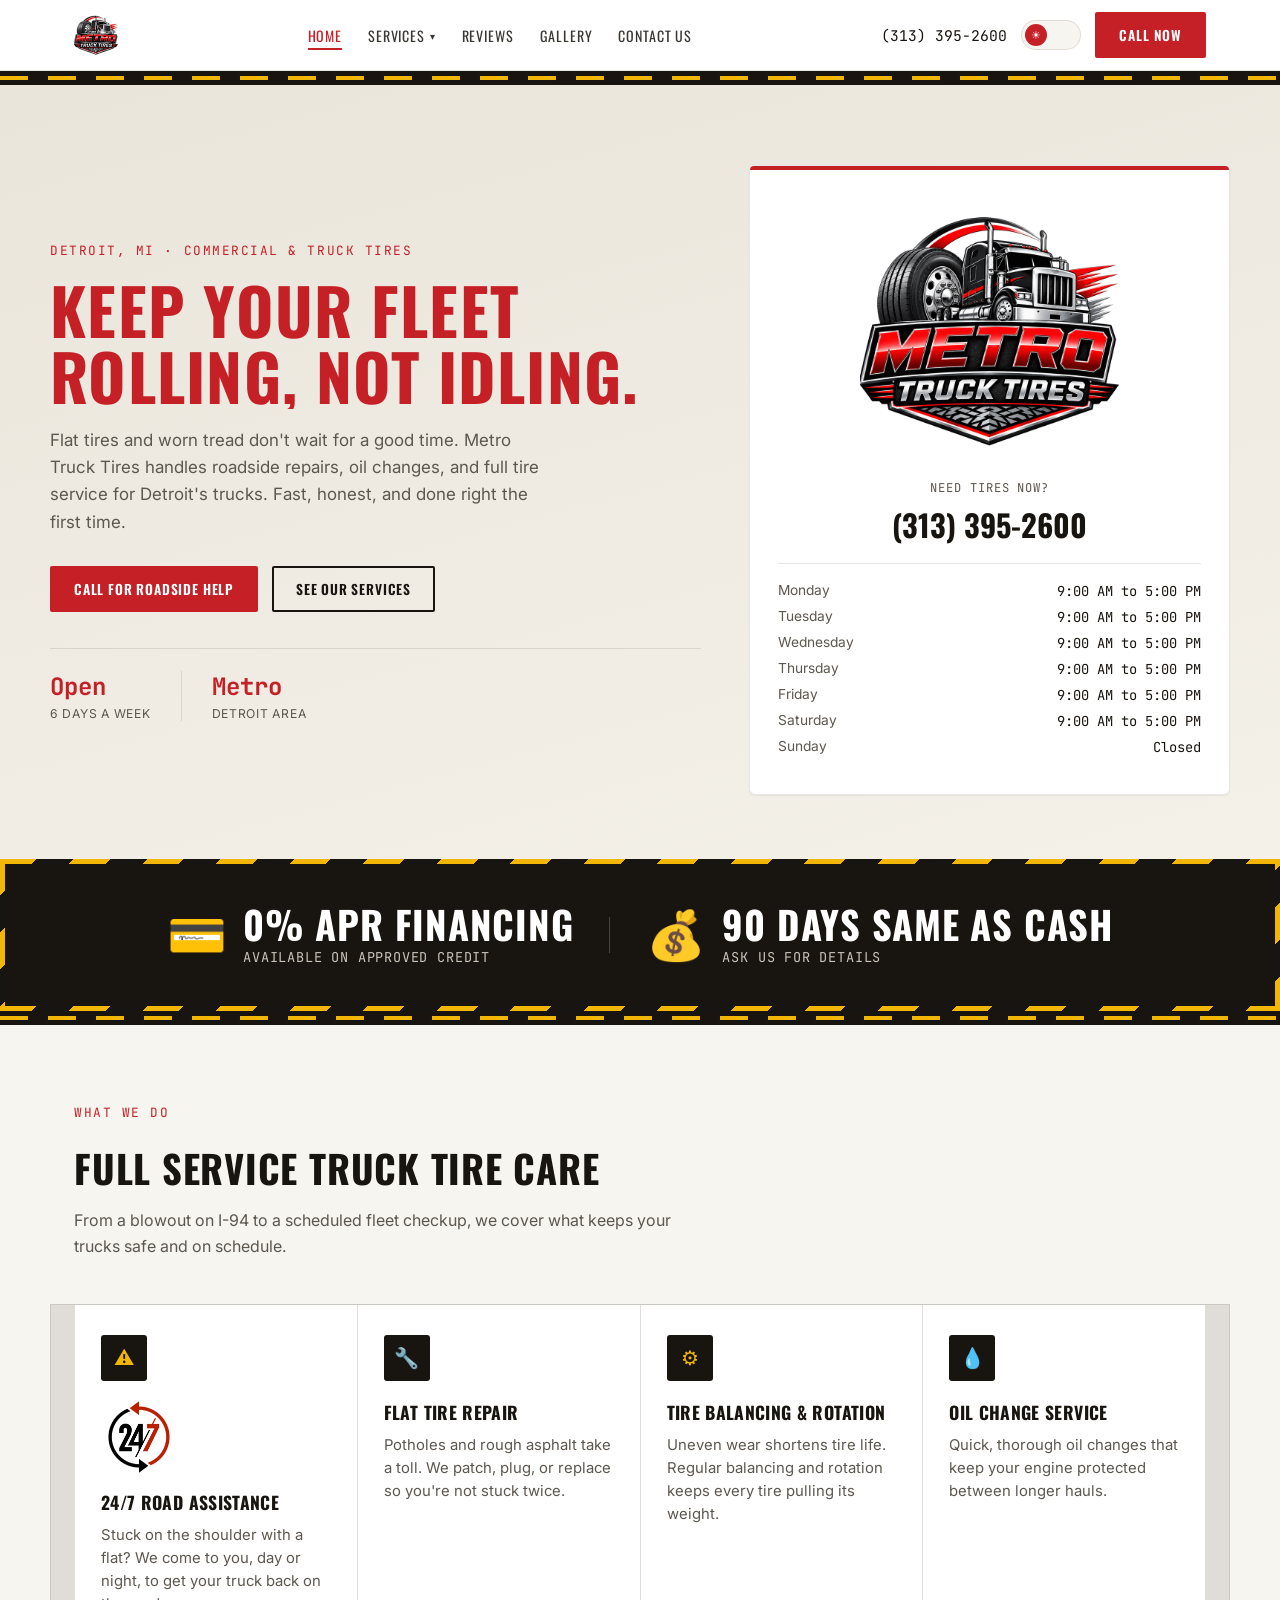
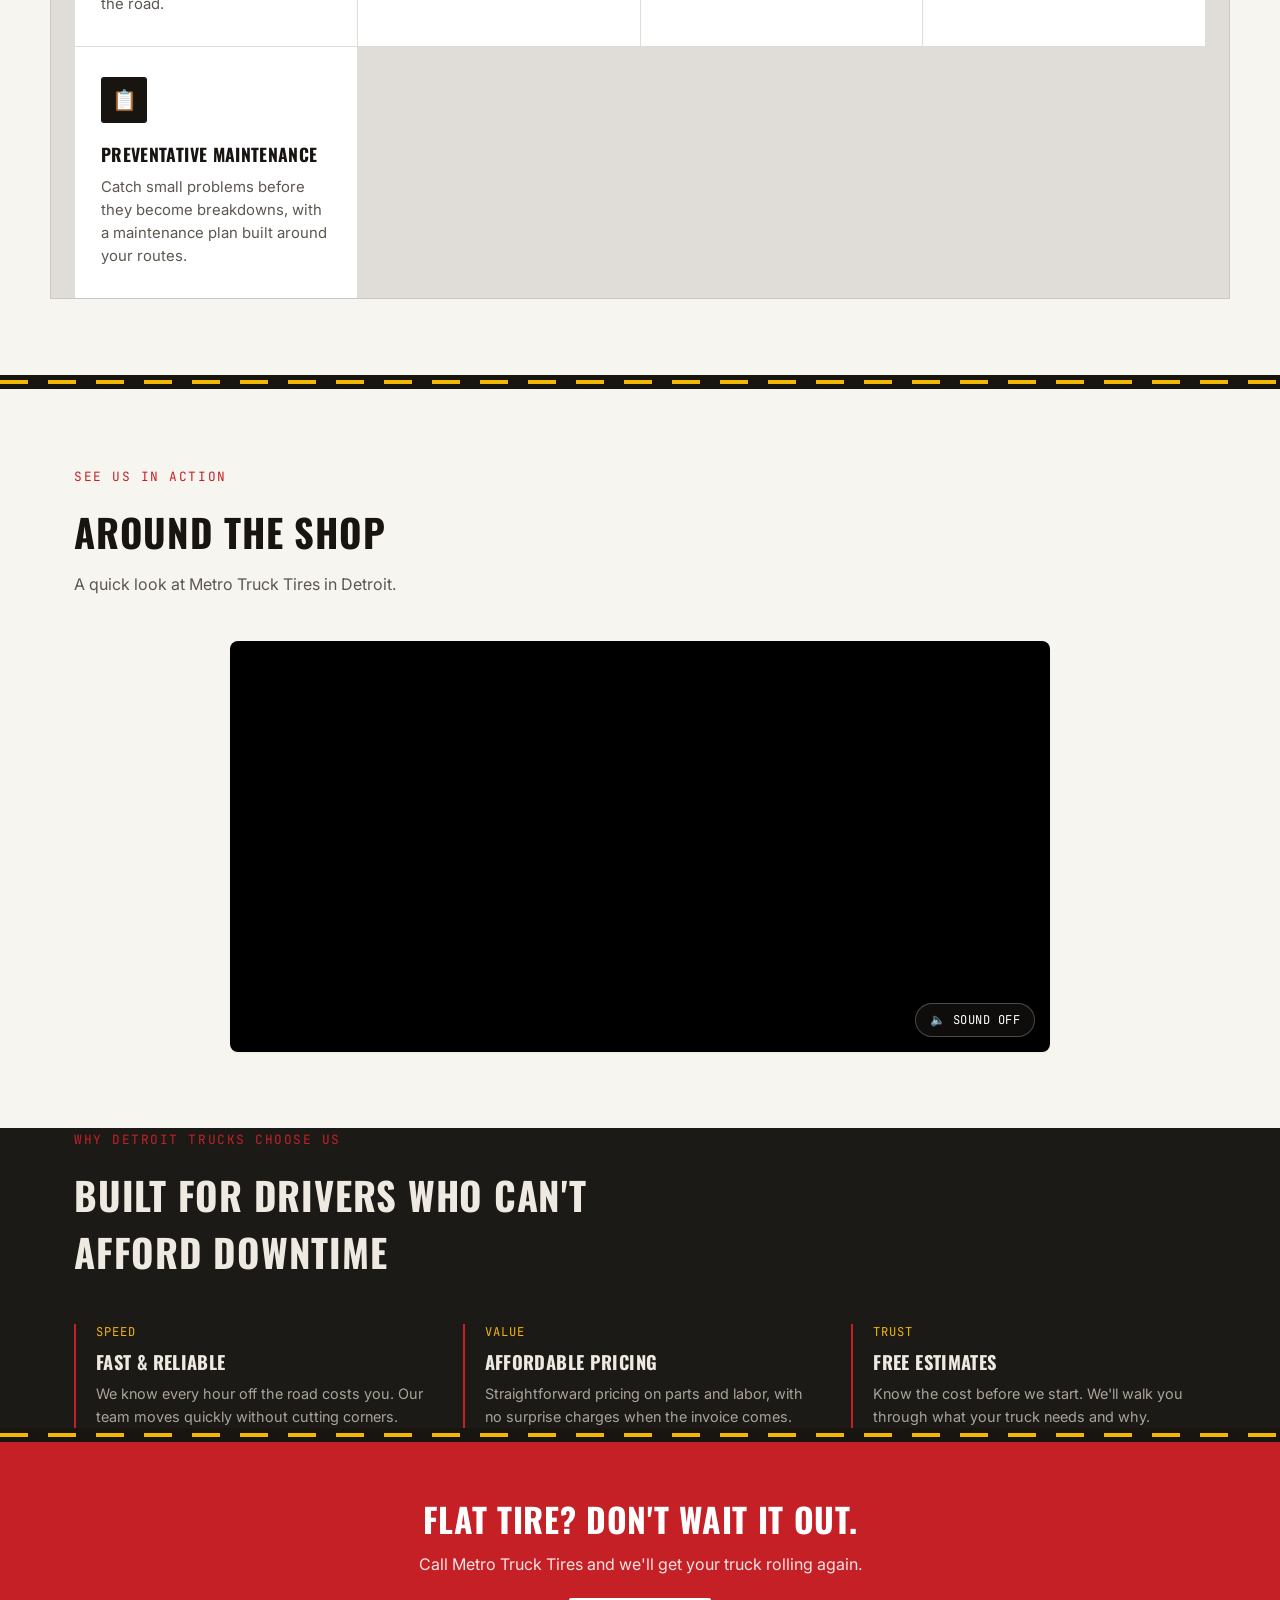
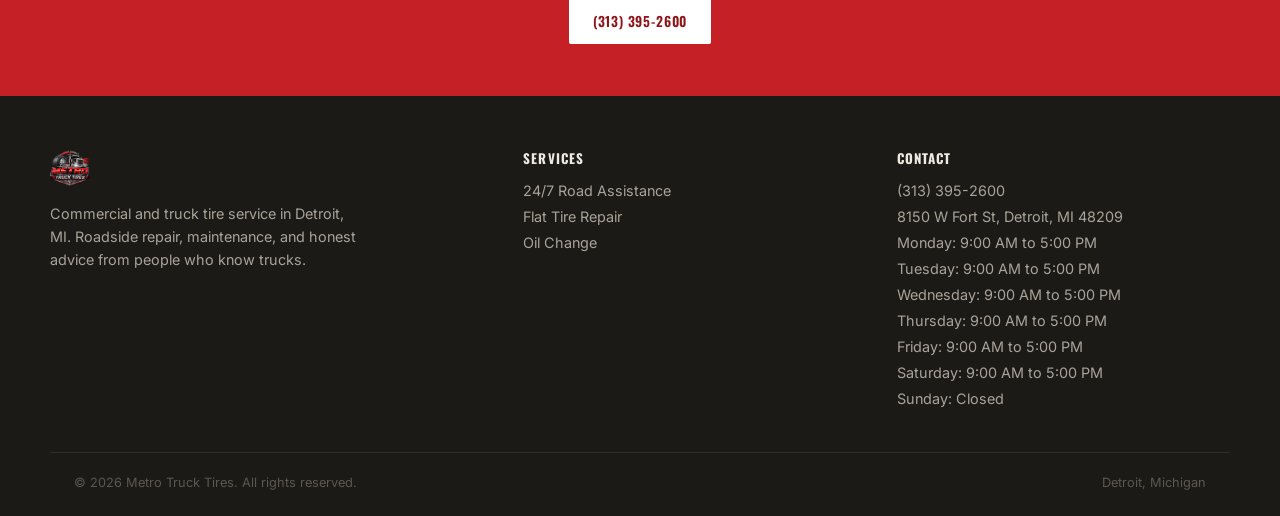
<file: index.html>
<!DOCTYPE html>
<html lang="en">
<head>
<meta charset="UTF-8">
<meta name="viewport" content="width=device-width, initial-scale=1.0">
<meta name="color-scheme" content="light">
<title>Metro Truck Tires | Detroit, MI</title>
<meta name="description" content="Commercial and truck tire service in Detroit, MI. Roadside assistance, flat repair, oil changes, and more.">
<link rel="stylesheet" href="styles.css">

</head>
<body>
<header>
  <div class="nav">
    <a class="nav-logo" href="index.html"><img src="logo.png" alt="Metro Truck Tires logo"></a>
    <ul class="nav-links">
      <li><a href="index.html" class="active">Home</a></li>
<li class="has-dropdown">
              <a href="services.html" class="">Services <span class="caret">&#9662;</span></a>
              <ul class="dropdown"><li><a href="services.html#roadside">24/7 Road Assistance</a></li><li><a href="services.html#flat-tire">Flat Tire Repair</a></li><li><a href="services.html#oil-change">Oil Change</a></li><li><a href="services.html#balancing">Tire Balancing & Rotation</a></li><li><a href="services.html#maintenance">Preventative Maintenance</a></li></ul>
            </li>
<li><a href="reviews.html" class="">Reviews</a></li>
<li><a href="gallery.html" class="">Gallery</a></li>
<li><a href="contact.html" class="">Contact Us</a></li>
    </ul>
    <div class="nav-cta">
      <span class="nav-phone mono">(313) 395-2600</span>
      <button class="theme-toggle" aria-pressed="false" aria-label="Toggle dark mode"><span class="knob">&#9728;</span></button>
      <a href="tel:+13133952600" class="btn btn-red">Call Now</a>
    </div>
    <button class="burger" aria-label="Menu">&#9776;</button>
  </div>
</header>

<div class="road"></div>
<section class="hero">
  <div class="hero-grid">
    <div class="hero-in">
      <span class="eyebrow">Detroit, MI &middot; Commercial &amp; Truck Tires</span>
      <h1 class="split-text">Keep your fleet <span>rolling</span>, not idling.</h1>
      <p class="lead">Flat tires and worn tread don't wait for a good time. Metro Truck Tires handles roadside repairs, oil changes, and full tire service for Detroit's trucks. Fast, honest, and done right the first time.</p>
      <div class="hero-actions">
        <a href="tel:+13133952600" class="btn btn-red">Call for Roadside Help</a>
        <a href="services.html" class="btn btn-outline">See Our Services</a>
      </div>
      <div class="hero-stats">
        <div class="hstat"><div class="num">Open</div><div class="lbl">6 Days a Week</div></div>
        <div class="hstat"><div class="num">Metro</div><div class="lbl">Detroit Area</div></div>
      </div>
    </div>
    <div class="hero-panel hero-panel-in">
      <img src="logo.png" alt="Metro Truck Tires">
      <div class="call-label">Need tires now?</div>
      <a href="tel:+13133952600" class="phone">(313) 395-2600</a>
      <div class="hours">
        <div class="hours-row"><span>Monday</span><span>9:00 AM to 5:00 PM</span></div>
        <div class="hours-row"><span>Tuesday</span><span>9:00 AM to 5:00 PM</span></div>
        <div class="hours-row"><span>Wednesday</span><span>9:00 AM to 5:00 PM</span></div>
        <div class="hours-row"><span>Thursday</span><span>9:00 AM to 5:00 PM</span></div>
        <div class="hours-row"><span>Friday</span><span>9:00 AM to 5:00 PM</span></div>
        <div class="hours-row"><span>Saturday</span><span>9:00 AM to 5:00 PM</span></div>
        <div class="hours-row"><span>Sunday</span><span>Closed</span></div>
      </div>
    </div>
  </div>
</section>

<section class="finance-banner reveal">
  <div class="finance-banner-inner">
    <div class="finance-banner-grid">
      <div class="finance-item">
        <span class="fi-icon">&#128179;</span>
        <div class="fi-text">
          <div class="fi-big">0% APR Financing</div>
          <div class="fi-small">Available on approved credit</div>
        </div>
      </div>
      <div class="finance-divider"></div>
      <div class="finance-item">
        <span class="fi-icon">&#128176;</span>
        <div class="fi-text">
          <div class="fi-big">90 Days Same as Cash</div>
          <div class="fi-small">Ask us for details</div>
        </div>
      </div>
    </div>
  </div>
</section>

<div class="road"></div>

<section class="section" id="services">
  <div class="wrap">
    <div class="section-head reveal">
      <span class="eyebrow">What We Do</span>
      <h2>Full service truck tire care</h2>
      <p>From a blowout on I-94 to a scheduled fleet checkup, we cover what keeps your trucks safe and on schedule.</p>
    </div>
  </div>
  <div class="services-grid wrap reveal-stagger" style="max-width:1180px; margin:0 auto;">
    <div class="service-card">
      <div class="service-icon">&#9888;</div>
      <img src="road-assistance-24-7.png" alt="24/7 Road Assistance" style="width:76px;height:76px;object-fit:contain;margin-bottom:14px;"><h3>24/7 Road Assistance</h3>
      <p>Stuck on the shoulder with a flat? We come to you, day or night, to get your truck back on the road.</p>
    </div>
    <div class="service-card">
      <div class="service-icon">&#128295;</div>
      <h3>Flat Tire Repair</h3>
      <p>Potholes and rough asphalt take a toll. We patch, plug, or replace so you're not stuck twice.</p>
    </div>
    <div class="service-card">
      <div class="service-icon">&#9881;</div>
      <h3>Tire Balancing &amp; Rotation</h3>
      <p>Uneven wear shortens tire life. Regular balancing and rotation keeps every tire pulling its weight.</p>
    </div>
    <div class="service-card">
      <div class="service-icon">&#128167;</div>
      <h3>Oil Change Service</h3>
      <p>Quick, thorough oil changes that keep your engine protected between longer hauls.</p>
    </div>
    <div class="service-card">
      <div class="service-icon">&#128203;</div>
      <h3>Preventative Maintenance</h3>
      <p>Catch small problems before they become breakdowns, with a maintenance plan built around your routes.</p>
    </div>
  </div>
</section>

<div class="road"></div>

<section class="section">
  <div class="wrap">
    <div class="section-head reveal">
      <span class="eyebrow">See Us In Action</span>
      <h2>Around the shop</h2>
      <p>A quick look at Metro Truck Tires in Detroit.</p>
    </div>
    <div class="video-wrap reveal">
      <div class="video-frame">
        <video class="js-shop-video" playsinline webkit-playsinline="true" x5-playsinline autoplay muted loop preload="auto" disablepictureinpicture disableremoteplayback>
          <source src="shop-tour-fresh.mp4" type="video/mp4">
          Your browser doesn't support embedded video.
        </video>
        <button type="button" class="mute-toggle js-mute-toggle" aria-label="Unmute video">&#128264; Sound Off</button>
      </div>
    </div>
  </div>
</section>

<section class="why" id="why">
  <div class="wrap">
    <div class="section-head reveal">
      <span class="eyebrow">Why Detroit Trucks Choose Us</span>
      <h2>Built for drivers who can't afford downtime</h2>
    </div>
    <div class="why-grid reveal-stagger">
      <div class="why-item">
        <span class="tag">Speed</span>
        <h3>Fast &amp; Reliable</h3>
        <p>We know every hour off the road costs you. Our team moves quickly without cutting corners.</p>
      </div>
      <div class="why-item">
        <span class="tag">Value</span>
        <h3>Affordable Pricing</h3>
        <p>Straightforward pricing on parts and labor, with no surprise charges when the invoice comes.</p>
      </div>
      <div class="why-item">
        <span class="tag">Trust</span>
        <h3>Free Estimates</h3>
        <p>Know the cost before we start. We'll walk you through what your truck needs and why.</p>
      </div>
    </div>
  </div>
</section>

<div class="road"></div>

<section class="cta-band reveal">
  <h2>Flat tire? Don't wait it out.</h2>
  <p>Call Metro Truck Tires and we'll get your truck rolling again.</p>
  <a href="tel:+13133952600" class="btn btn-white">(313) 395-2600</a>
</section>

<footer>
  <div class="foot-grid">
    <div>
      <img src="logo.png" alt="Metro Truck Tires logo">
      <p>Commercial and truck tire service in Detroit, MI. Roadside repair, maintenance, and honest advice from people who know trucks.</p>
    </div>
    <div>
      <h4>Services</h4>
      <ul>
        <li><a href="services.html#roadside">24/7 Road Assistance</a></li>
        <li><a href="services.html#flat-tire">Flat Tire Repair</a></li>
        <li><a href="services.html#oil-change">Oil Change</a></li>
        
      </ul>
    </div>
    <div>
      <h4>Contact</h4>
      <ul>
        <li>(313) 395-2600</li>
        <li>8150 W Fort St, Detroit, MI 48209</li>
        <li>Monday: 9:00 AM to 5:00 PM</li>
        <li>Tuesday: 9:00 AM to 5:00 PM</li>
        <li>Wednesday: 9:00 AM to 5:00 PM</li>
        <li>Thursday: 9:00 AM to 5:00 PM</li>
        <li>Friday: 9:00 AM to 5:00 PM</li>
        <li>Saturday: 9:00 AM to 5:00 PM</li>
        <li>Sunday: Closed</li>
      </ul>
    </div>
  </div>
  <div class="foot-bottom wrap">
    <span>&copy; 2026 Metro Truck Tires. All rights reserved.</span>
    <span>Detroit, Michigan</span>
  </div>
</footer>
<script src="main.js"></script>
</body>
</html>
</file>
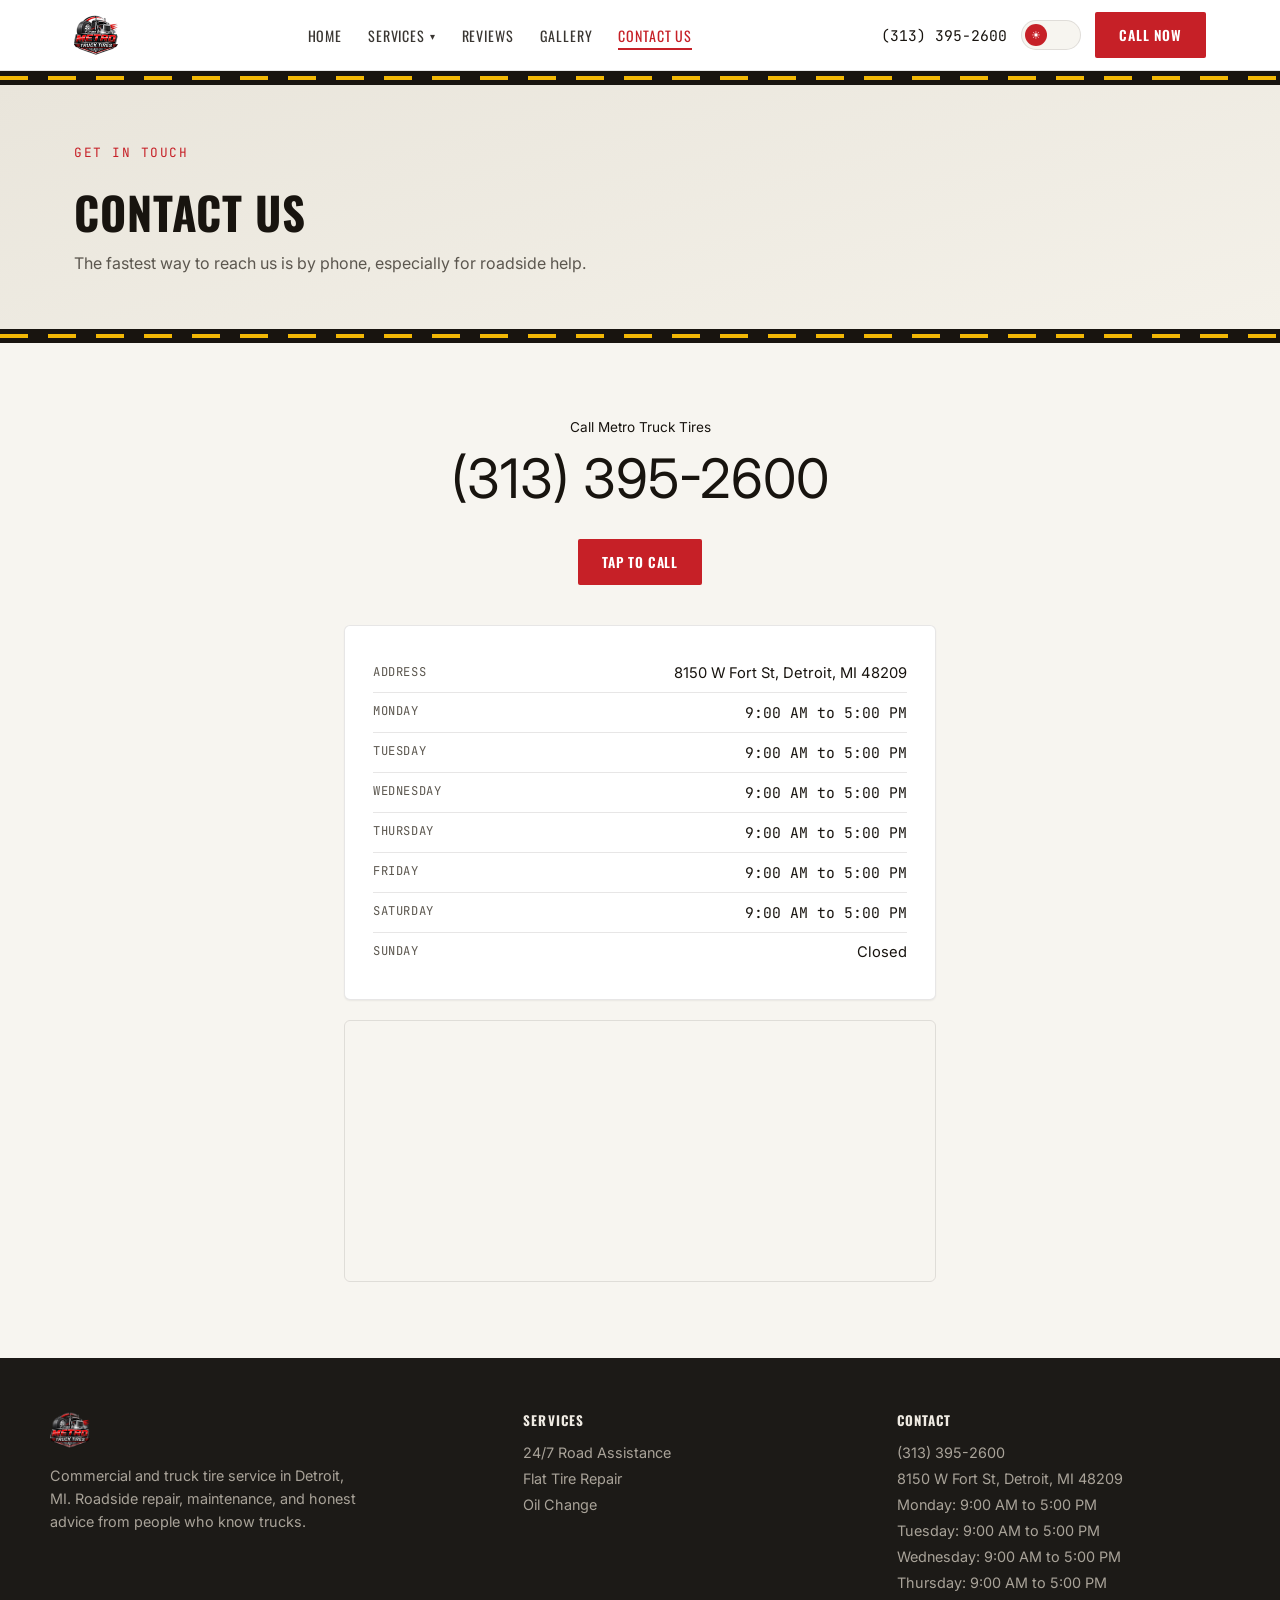
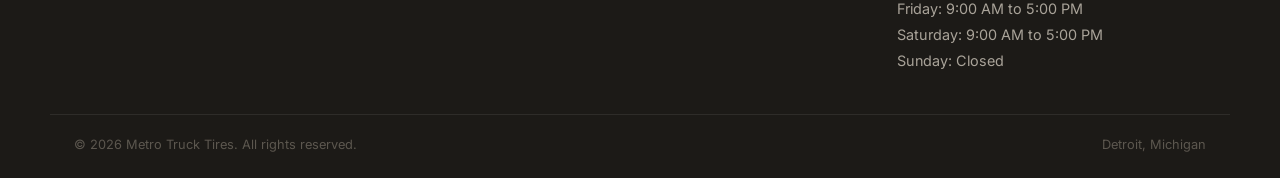
<file: contact.html>
<!DOCTYPE html>
<html lang="en">
<head>
<meta charset="UTF-8">
<meta name="viewport" content="width=device-width, initial-scale=1.0">
<meta name="color-scheme" content="light">
<title>Contact Us | Metro Truck Tires</title>
<meta name="description" content="Contact Metro Truck Tires in Detroit, MI for a free estimate.">
<link rel="stylesheet" href="styles.css">

</head>
<body>
<header>
  <div class="nav">
    <a class="nav-logo" href="index.html"><img src="logo.png" alt="Metro Truck Tires logo"></a>
    <ul class="nav-links">
      <li><a href="index.html" class="">Home</a></li>
<li class="has-dropdown">
              <a href="services.html" class="">Services <span class="caret">&#9662;</span></a>
              <ul class="dropdown"><li><a href="services.html#roadside">24/7 Road Assistance</a></li><li><a href="services.html#flat-tire">Flat Tire Repair</a></li><li><a href="services.html#oil-change">Oil Change</a></li><li><a href="services.html#balancing">Tire Balancing & Rotation</a></li><li><a href="services.html#maintenance">Preventative Maintenance</a></li></ul>
            </li>
<li><a href="reviews.html" class="">Reviews</a></li>
<li><a href="gallery.html" class="">Gallery</a></li>
<li><a href="contact.html" class="active">Contact Us</a></li>
    </ul>
    <div class="nav-cta">
      <span class="nav-phone mono">(313) 395-2600</span>
      <button class="theme-toggle" aria-pressed="false" aria-label="Toggle dark mode"><span class="knob">&#9728;</span></button>
      <a href="tel:+13133952600" class="btn btn-red">Call Now</a>
    </div>
    <button class="burger" aria-label="Menu">&#9776;</button>
  </div>
</header>

<div class="road"></div>
<section class="page-hero reveal">
  <div class="wrap">
    <span class="eyebrow">Get In Touch</span>
    <h1 class="split-text">Contact Us</h1>
    <p>The fastest way to reach us is by phone, especially for roadside help.</p>
  </div>
</section>

<div class="road"></div>

<section class="section">
  <div class="wrap" style="max-width:640px; text-align:center; margin-left:auto; margin-right:auto;">
    <div class="reveal">
      <div class="call-label" style="font-size:0.85rem;">Call Metro Truck Tires</div>
      <a href="tel:+13133952600" class="phone" style="font-size:clamp(2.4rem,7vw,3.4rem); display:block; margin:10px 0 28px;">(313) 395-2600</a>
      <a href="tel:+13133952600" class="btn btn-red" style="margin-bottom:40px;">Tap to Call</a>

      <div class="info-block" style="text-align:left;">
        <div class="info-row"><span>Address</span><span>8150 W Fort St, Detroit, MI 48209</span></div>
        <div class="info-row"><span>Monday</span><span class="mono">9:00 AM to 5:00 PM</span></div>
        <div class="info-row"><span>Tuesday</span><span class="mono">9:00 AM to 5:00 PM</span></div>
        <div class="info-row"><span>Wednesday</span><span class="mono">9:00 AM to 5:00 PM</span></div>
        <div class="info-row"><span>Thursday</span><span class="mono">9:00 AM to 5:00 PM</span></div>
        <div class="info-row"><span>Friday</span><span class="mono">9:00 AM to 5:00 PM</span></div>
        <div class="info-row"><span>Saturday</span><span class="mono">9:00 AM to 5:00 PM</span></div>
        <div class="info-row"><span>Sunday</span><span>Closed</span></div>
      </div>

      <div style="margin-top:20px; border-radius:6px; overflow:hidden; border:1px solid var(--line); text-align:left;">
        <iframe title="Metro Truck Tires location map" width="100%" height="260" style="border:0; display:block;" loading="lazy" allowfullscreen
          src="https://www.google.com/maps?q=8150+W+Fort+St,+Detroit,+MI+48209&output=embed">
        </iframe>
      </div>
    </div>
  </div>
</section>

<footer>
  <div class="foot-grid">
    <div>
      <img src="logo.png" alt="Metro Truck Tires logo">
      <p>Commercial and truck tire service in Detroit, MI. Roadside repair, maintenance, and honest advice from people who know trucks.</p>
    </div>
    <div>
      <h4>Services</h4>
      <ul>
        <li><a href="services.html#roadside">24/7 Road Assistance</a></li>
        <li><a href="services.html#flat-tire">Flat Tire Repair</a></li>
        <li><a href="services.html#oil-change">Oil Change</a></li>
        
      </ul>
    </div>
    <div>
      <h4>Contact</h4>
      <ul>
        <li>(313) 395-2600</li>
        <li>8150 W Fort St, Detroit, MI 48209</li>
        <li>Monday: 9:00 AM to 5:00 PM</li>
        <li>Tuesday: 9:00 AM to 5:00 PM</li>
        <li>Wednesday: 9:00 AM to 5:00 PM</li>
        <li>Thursday: 9:00 AM to 5:00 PM</li>
        <li>Friday: 9:00 AM to 5:00 PM</li>
        <li>Saturday: 9:00 AM to 5:00 PM</li>
        <li>Sunday: Closed</li>
      </ul>
    </div>
  </div>
  <div class="foot-bottom wrap">
    <span>&copy; 2026 Metro Truck Tires. All rights reserved.</span>
    <span>Detroit, Michigan</span>
  </div>
</footer>
<script src="main.js"></script>
</body>
</html>
</file>
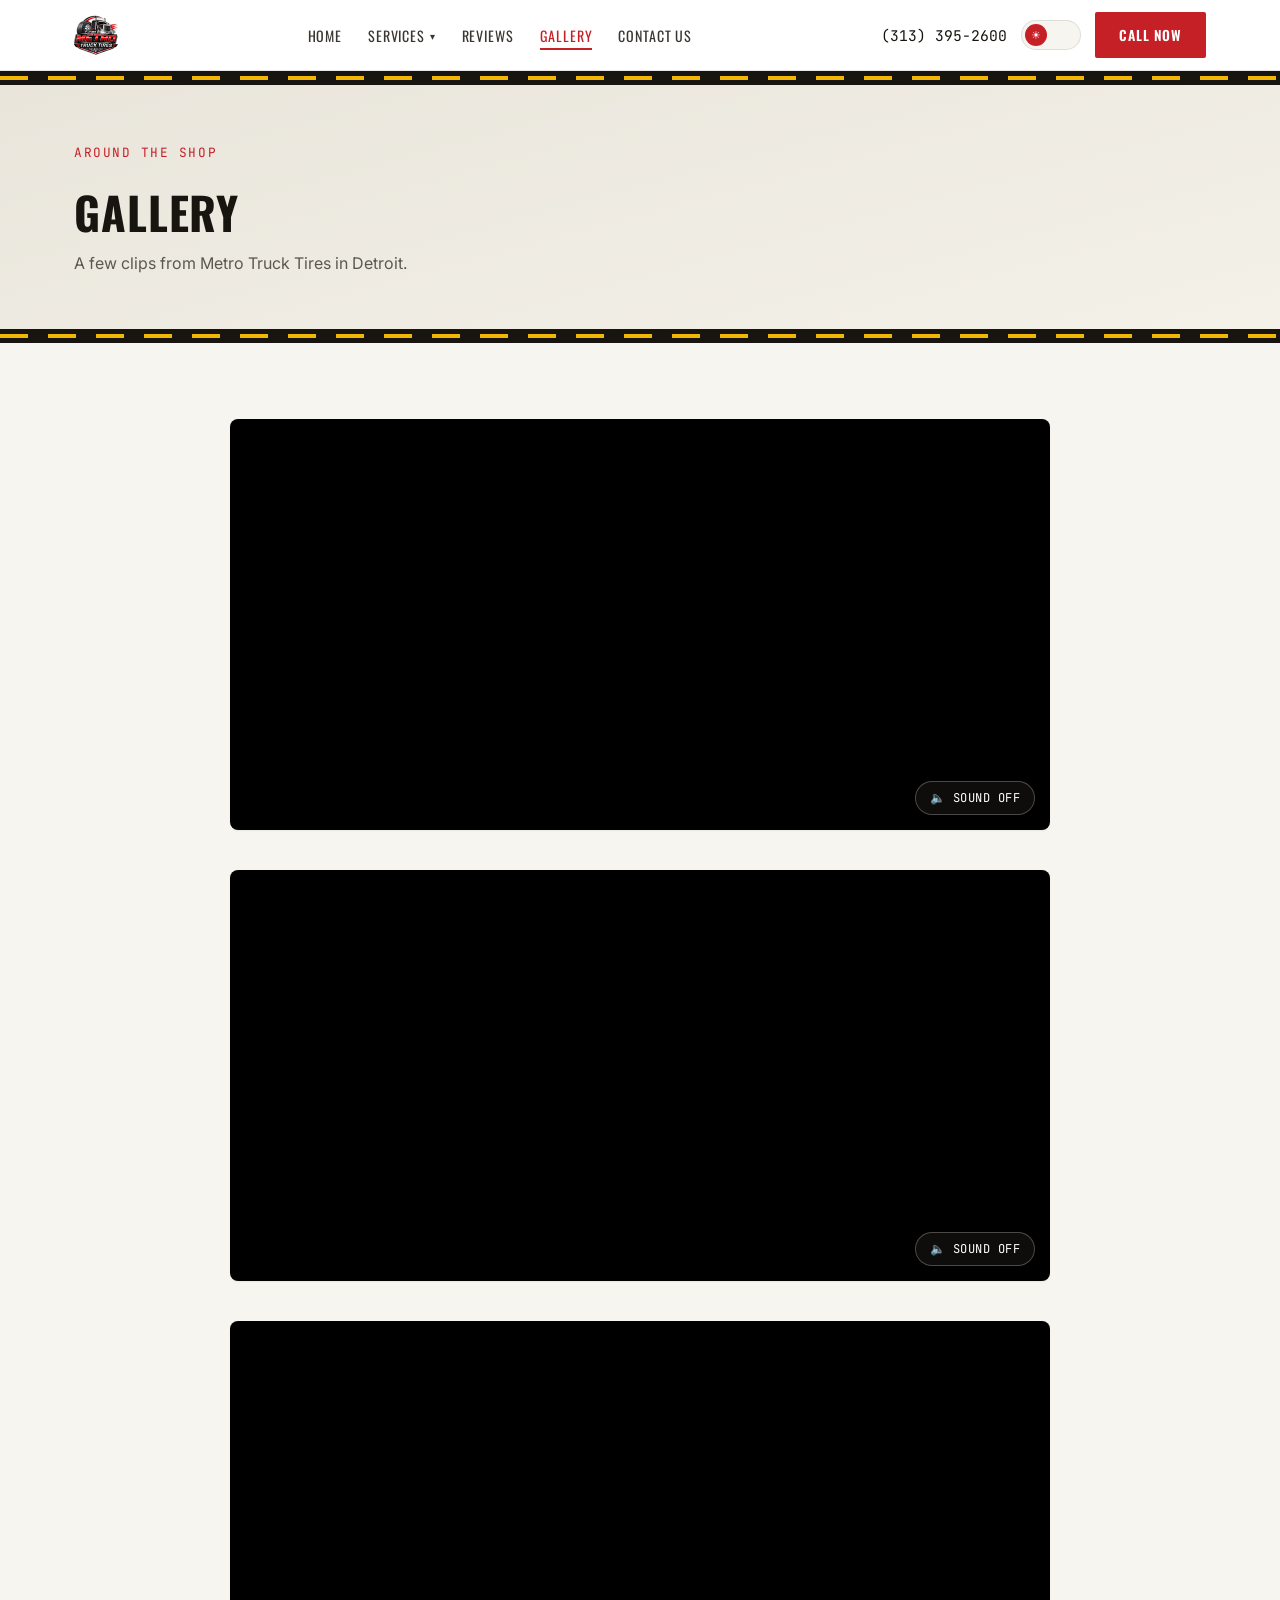
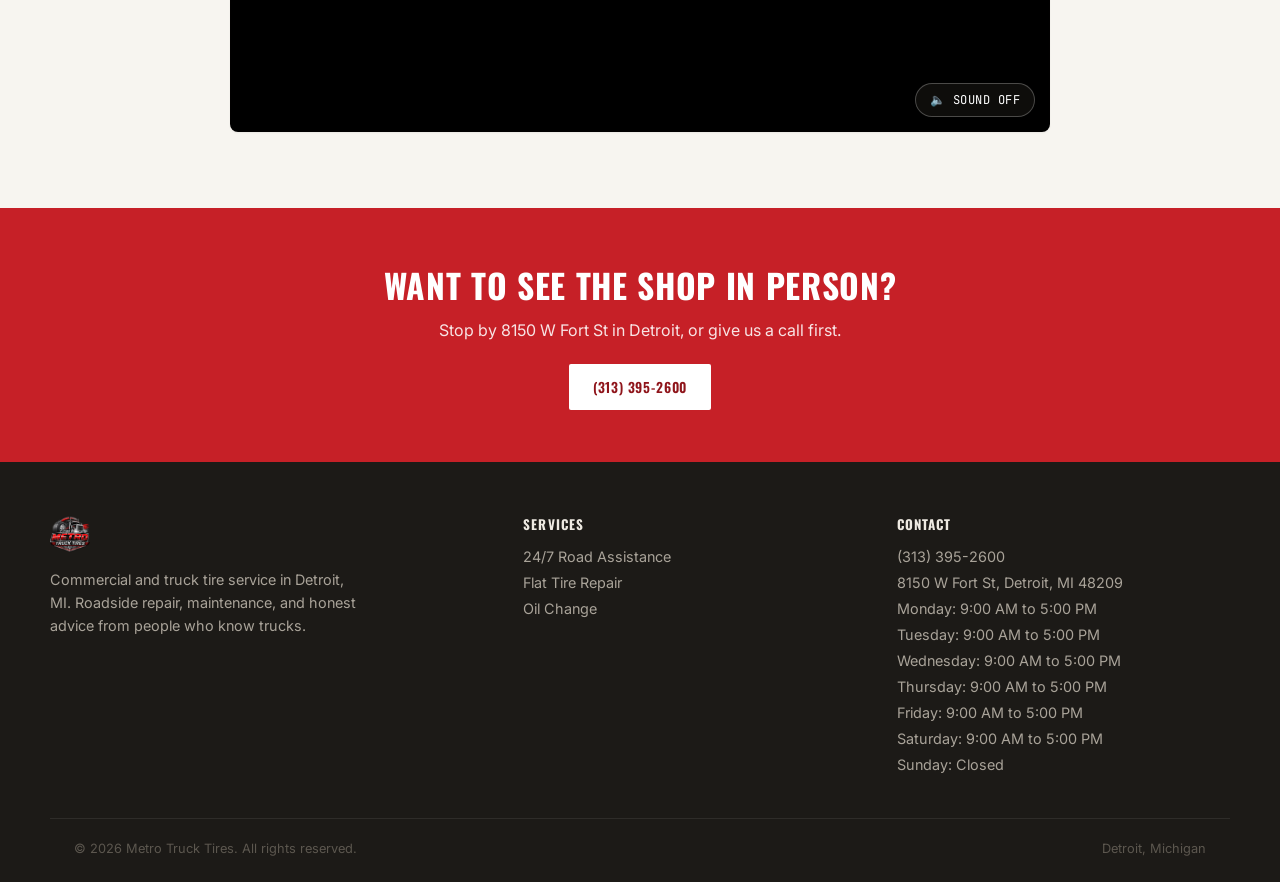
<file: gallery.html>
<!DOCTYPE html>
<html lang="en">
<head>
<meta charset="UTF-8">
<meta name="viewport" content="width=device-width, initial-scale=1.0">
<meta name="color-scheme" content="light">
<title>Gallery | Metro Truck Tires</title>
<meta name="description" content="Photos from the Metro Truck Tires shop in Detroit, MI.">
<link rel="stylesheet" href="styles.css">

</head>
<body>
<header>
  <div class="nav">
    <a class="nav-logo" href="index.html"><img src="logo.png" alt="Metro Truck Tires logo"></a>
    <ul class="nav-links">
      <li><a href="index.html" class="">Home</a></li>
<li class="has-dropdown">
              <a href="services.html" class="">Services <span class="caret">&#9662;</span></a>
              <ul class="dropdown"><li><a href="services.html#roadside">24/7 Road Assistance</a></li><li><a href="services.html#flat-tire">Flat Tire Repair</a></li><li><a href="services.html#oil-change">Oil Change</a></li><li><a href="services.html#balancing">Tire Balancing & Rotation</a></li><li><a href="services.html#maintenance">Preventative Maintenance</a></li></ul>
            </li>
<li><a href="reviews.html" class="">Reviews</a></li>
<li><a href="gallery.html" class="active">Gallery</a></li>
<li><a href="contact.html" class="">Contact Us</a></li>
    </ul>
    <div class="nav-cta">
      <span class="nav-phone mono">(313) 395-2600</span>
      <button class="theme-toggle" aria-pressed="false" aria-label="Toggle dark mode"><span class="knob">&#9728;</span></button>
      <a href="tel:+13133952600" class="btn btn-red">Call Now</a>
    </div>
    <button class="burger" aria-label="Menu">&#9776;</button>
  </div>
</header>

<div class="road"></div>
<section class="page-hero reveal">
  <div class="wrap">
    <span class="eyebrow">Around the Shop</span>
    <h1 class="split-text">Gallery</h1>
    <p>A few clips from Metro Truck Tires in Detroit.</p>
  </div>
</section>

<div class="road"></div>

<section class="section">
  <div class="wrap">
    <div class="video-wrap reveal" style="margin-bottom:40px;">
      <div class="video-frame">
        <video class="js-shop-video" playsinline webkit-playsinline="true" x5-playsinline autoplay muted loop preload="auto" disablepictureinpicture disableremoteplayback>
          <source src="shop-tour-fresh.mp4" type="video/mp4">
          Your browser doesn't support embedded video.
        </video>
        <button type="button" class="mute-toggle js-mute-toggle" aria-label="Unmute video">&#128264; Sound Off</button>
      </div>
    </div>

    <div class="video-wrap reveal" style="margin-bottom:40px;">
      <div class="video-frame">
        <video class="js-shop-video" playsinline webkit-playsinline="true" x5-playsinline autoplay muted loop preload="auto" disablepictureinpicture disableremoteplayback>
          <source src="gallery-2-fresh.mp4" type="video/mp4">
          Your browser doesn't support embedded video.
        </video>
        <button type="button" class="mute-toggle js-mute-toggle" aria-label="Unmute video">&#128264; Sound Off</button>
      </div>
    </div>

    <div class="video-wrap reveal">
      <div class="video-frame">
        <video class="js-shop-video" playsinline webkit-playsinline="true" x5-playsinline autoplay muted loop preload="auto" disablepictureinpicture disableremoteplayback>
          <source src="gallery-3-fresh.mp4" type="video/mp4">
          Your browser doesn't support embedded video.
        </video>
        <button type="button" class="mute-toggle js-mute-toggle" aria-label="Unmute video">&#128264; Sound Off</button>
      </div>
    </div>
  </div>
</section>

<section class="cta-band reveal">
  <h2>Want to see the shop in person?</h2>
  <p>Stop by 8150 W Fort St in Detroit, or give us a call first.</p>
  <a href="tel:+13133952600" class="btn btn-white">(313) 395-2600</a>
</section>

<footer>
  <div class="foot-grid">
    <div>
      <img src="logo.png" alt="Metro Truck Tires logo">
      <p>Commercial and truck tire service in Detroit, MI. Roadside repair, maintenance, and honest advice from people who know trucks.</p>
    </div>
    <div>
      <h4>Services</h4>
      <ul>
        <li><a href="services.html#roadside">24/7 Road Assistance</a></li>
        <li><a href="services.html#flat-tire">Flat Tire Repair</a></li>
        <li><a href="services.html#oil-change">Oil Change</a></li>
        
      </ul>
    </div>
    <div>
      <h4>Contact</h4>
      <ul>
        <li>(313) 395-2600</li>
        <li>8150 W Fort St, Detroit, MI 48209</li>
        <li>Monday: 9:00 AM to 5:00 PM</li>
        <li>Tuesday: 9:00 AM to 5:00 PM</li>
        <li>Wednesday: 9:00 AM to 5:00 PM</li>
        <li>Thursday: 9:00 AM to 5:00 PM</li>
        <li>Friday: 9:00 AM to 5:00 PM</li>
        <li>Saturday: 9:00 AM to 5:00 PM</li>
        <li>Sunday: Closed</li>
      </ul>
    </div>
  </div>
  <div class="foot-bottom wrap">
    <span>&copy; 2026 Metro Truck Tires. All rights reserved.</span>
    <span>Detroit, Michigan</span>
  </div>
</footer>
<script src="main.js"></script>
</body>
</html>
</file>
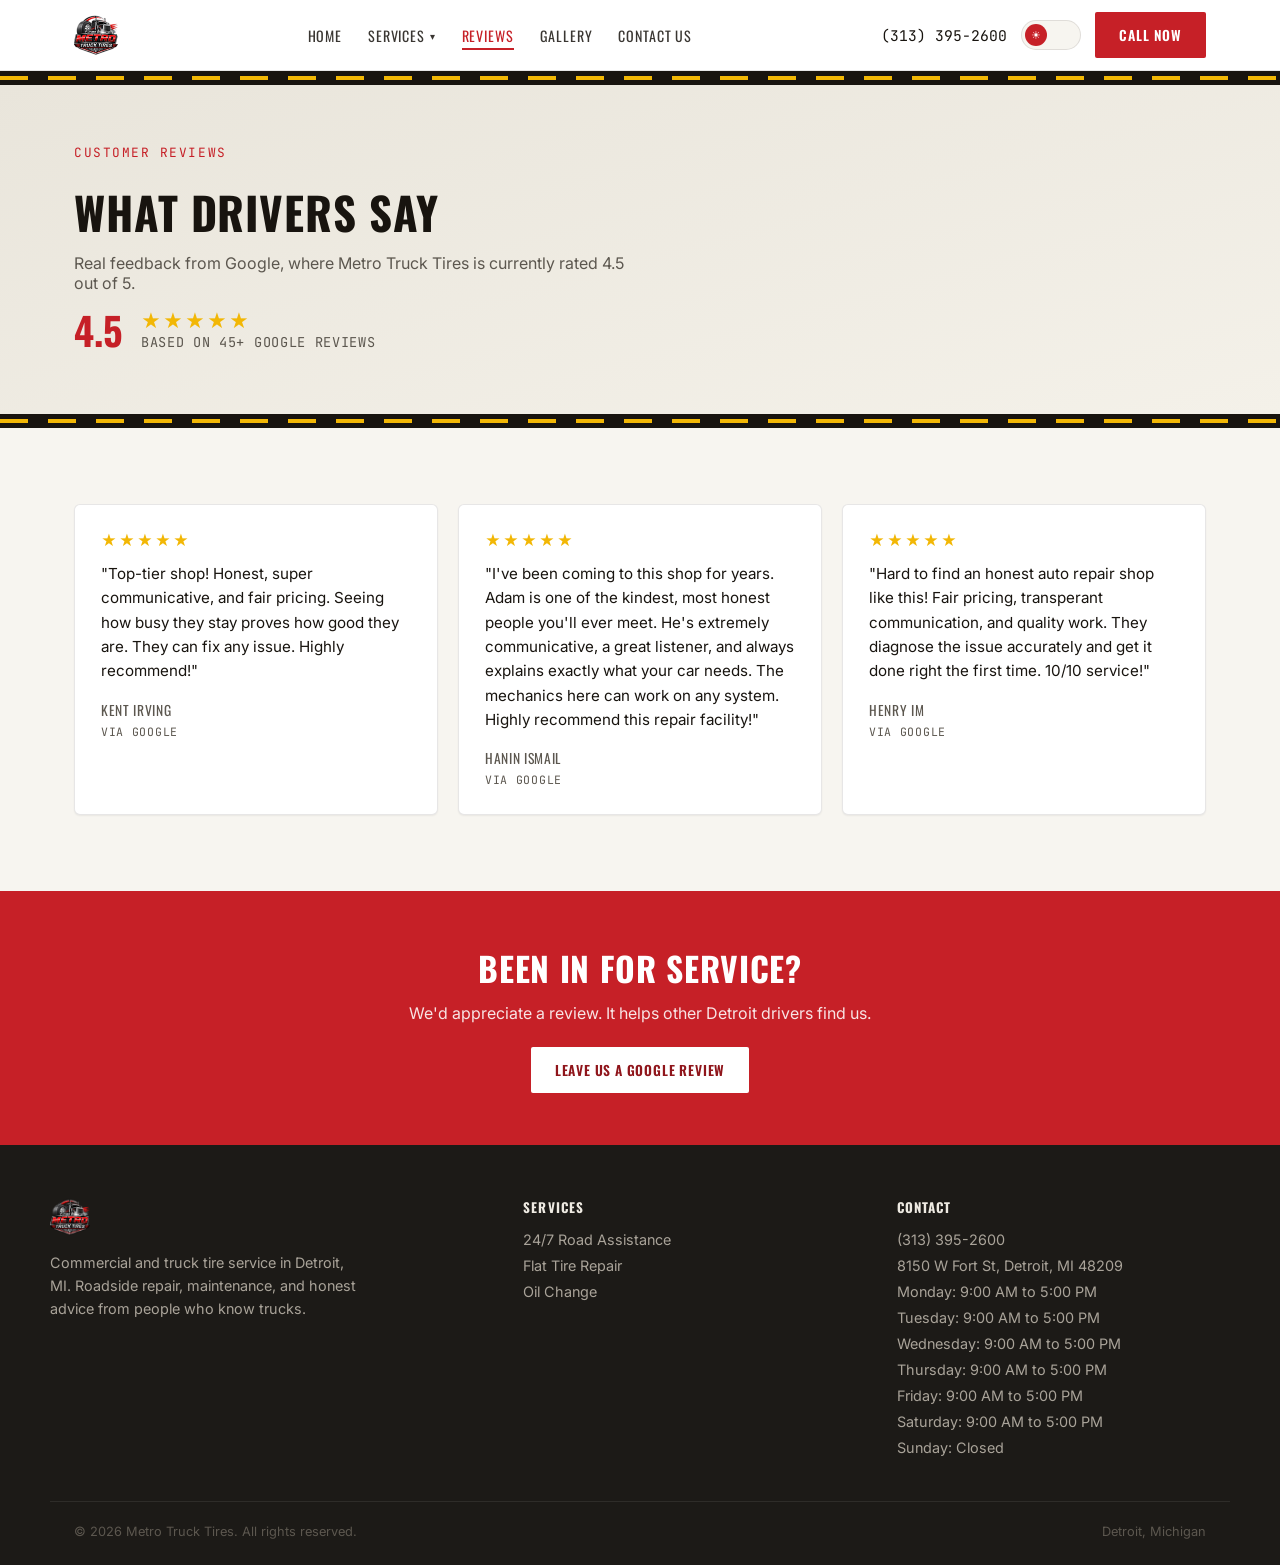
<file: reviews.html>
<!DOCTYPE html>
<html lang="en">
<head>
<meta charset="UTF-8">
<meta name="viewport" content="width=device-width, initial-scale=1.0">
<meta name="color-scheme" content="light">
<title>Reviews | Metro Truck Tires</title>
<meta name="description" content="What Detroit truck drivers say about Metro Truck Tires.">
<link rel="stylesheet" href="styles.css">

</head>
<body>
<header>
  <div class="nav">
    <a class="nav-logo" href="index.html"><img src="logo.png" alt="Metro Truck Tires logo"></a>
    <ul class="nav-links">
      <li><a href="index.html" class="">Home</a></li>
<li class="has-dropdown">
              <a href="services.html" class="">Services <span class="caret">&#9662;</span></a>
              <ul class="dropdown"><li><a href="services.html#roadside">24/7 Road Assistance</a></li><li><a href="services.html#flat-tire">Flat Tire Repair</a></li><li><a href="services.html#oil-change">Oil Change</a></li><li><a href="services.html#balancing">Tire Balancing & Rotation</a></li><li><a href="services.html#maintenance">Preventative Maintenance</a></li></ul>
            </li>
<li><a href="reviews.html" class="active">Reviews</a></li>
<li><a href="gallery.html" class="">Gallery</a></li>
<li><a href="contact.html" class="">Contact Us</a></li>
    </ul>
    <div class="nav-cta">
      <span class="nav-phone mono">(313) 395-2600</span>
      <button class="theme-toggle" aria-pressed="false" aria-label="Toggle dark mode"><span class="knob">&#9728;</span></button>
      <a href="tel:+13133952600" class="btn btn-red">Call Now</a>
    </div>
    <button class="burger" aria-label="Menu">&#9776;</button>
  </div>
</header>

<div class="road"></div>
<section class="page-hero reveal">
  <div class="wrap">
    <span class="eyebrow">Customer Reviews</span>
    <h1 class="split-text">What Drivers Say</h1>
    <p>Real feedback from Google, where Metro Truck Tires is currently rated 4.5 out of 5.</p>
    <div class="rating-summary">
      <span class="big-num">4.5</span>
      <div>
        <div class="stars-lg">&#9733;&#9733;&#9733;&#9733;&#9733;</div>
        <div class="rating-sub">Based on 45+ Google Reviews</div>
      </div>
    </div>
  </div>
</section>

<div class="road"></div>

<section class="section">
  <div class="wrap">
    <div class="review-grid reveal-stagger">
      <div class="review-card">
        <div class="stars">&#9733;&#9733;&#9733;&#9733;&#9733;</div>
        <p>"Top-tier shop! Honest, super communicative, and fair pricing. Seeing how busy they stay proves how good they are. They can fix any issue. Highly recommend!"</p>
        <div class="review-name">Kent Irving</div>
        <div class="review-source">Via Google</div>
      </div>
      <div class="review-card">
        <div class="stars">&#9733;&#9733;&#9733;&#9733;&#9733;</div>
        <p>"I've been coming to this shop for years. Adam is one of the kindest, most honest people you'll ever meet. He's extremely communicative, a great listener, and always explains exactly what your car needs. The mechanics here can work on any system. Highly recommend this repair facility!"</p>
        <div class="review-name">Hanin Ismail</div>
        <div class="review-source">Via Google</div>
      </div>
      <div class="review-card">
        <div class="stars">&#9733;&#9733;&#9733;&#9733;&#9733;</div>
        <p>"Hard to find an honest auto repair shop like this! Fair pricing, transperant communication, and quality work. They diagnose the issue accurately and get it done right the first time. 10/10 service!"</p>
        <div class="review-name">Henry Im</div>
        <div class="review-source">Via Google</div>
      </div>
    </div>
  </div>
</section>

<section class="cta-band reveal">
  <h2>Been in for service?</h2>
  <p>We'd appreciate a review. It helps other Detroit drivers find us.</p>
  <a href="https://www.google.com/maps?q=Metro+Truck+Tires+8150+W+Fort+St+Detroit+MI+48209" class="btn btn-white" target="_blank" rel="noopener">Leave Us a Google Review</a>
</section>

<footer>
  <div class="foot-grid">
    <div>
      <img src="logo.png" alt="Metro Truck Tires logo">
      <p>Commercial and truck tire service in Detroit, MI. Roadside repair, maintenance, and honest advice from people who know trucks.</p>
    </div>
    <div>
      <h4>Services</h4>
      <ul>
        <li><a href="services.html#roadside">24/7 Road Assistance</a></li>
        <li><a href="services.html#flat-tire">Flat Tire Repair</a></li>
        <li><a href="services.html#oil-change">Oil Change</a></li>
        
      </ul>
    </div>
    <div>
      <h4>Contact</h4>
      <ul>
        <li>(313) 395-2600</li>
        <li>8150 W Fort St, Detroit, MI 48209</li>
        <li>Monday: 9:00 AM to 5:00 PM</li>
        <li>Tuesday: 9:00 AM to 5:00 PM</li>
        <li>Wednesday: 9:00 AM to 5:00 PM</li>
        <li>Thursday: 9:00 AM to 5:00 PM</li>
        <li>Friday: 9:00 AM to 5:00 PM</li>
        <li>Saturday: 9:00 AM to 5:00 PM</li>
        <li>Sunday: Closed</li>
      </ul>
    </div>
  </div>
  <div class="foot-bottom wrap">
    <span>&copy; 2026 Metro Truck Tires. All rights reserved.</span>
    <span>Detroit, Michigan</span>
  </div>
</footer>
<script src="main.js"></script>
</body>
</html>
</file>
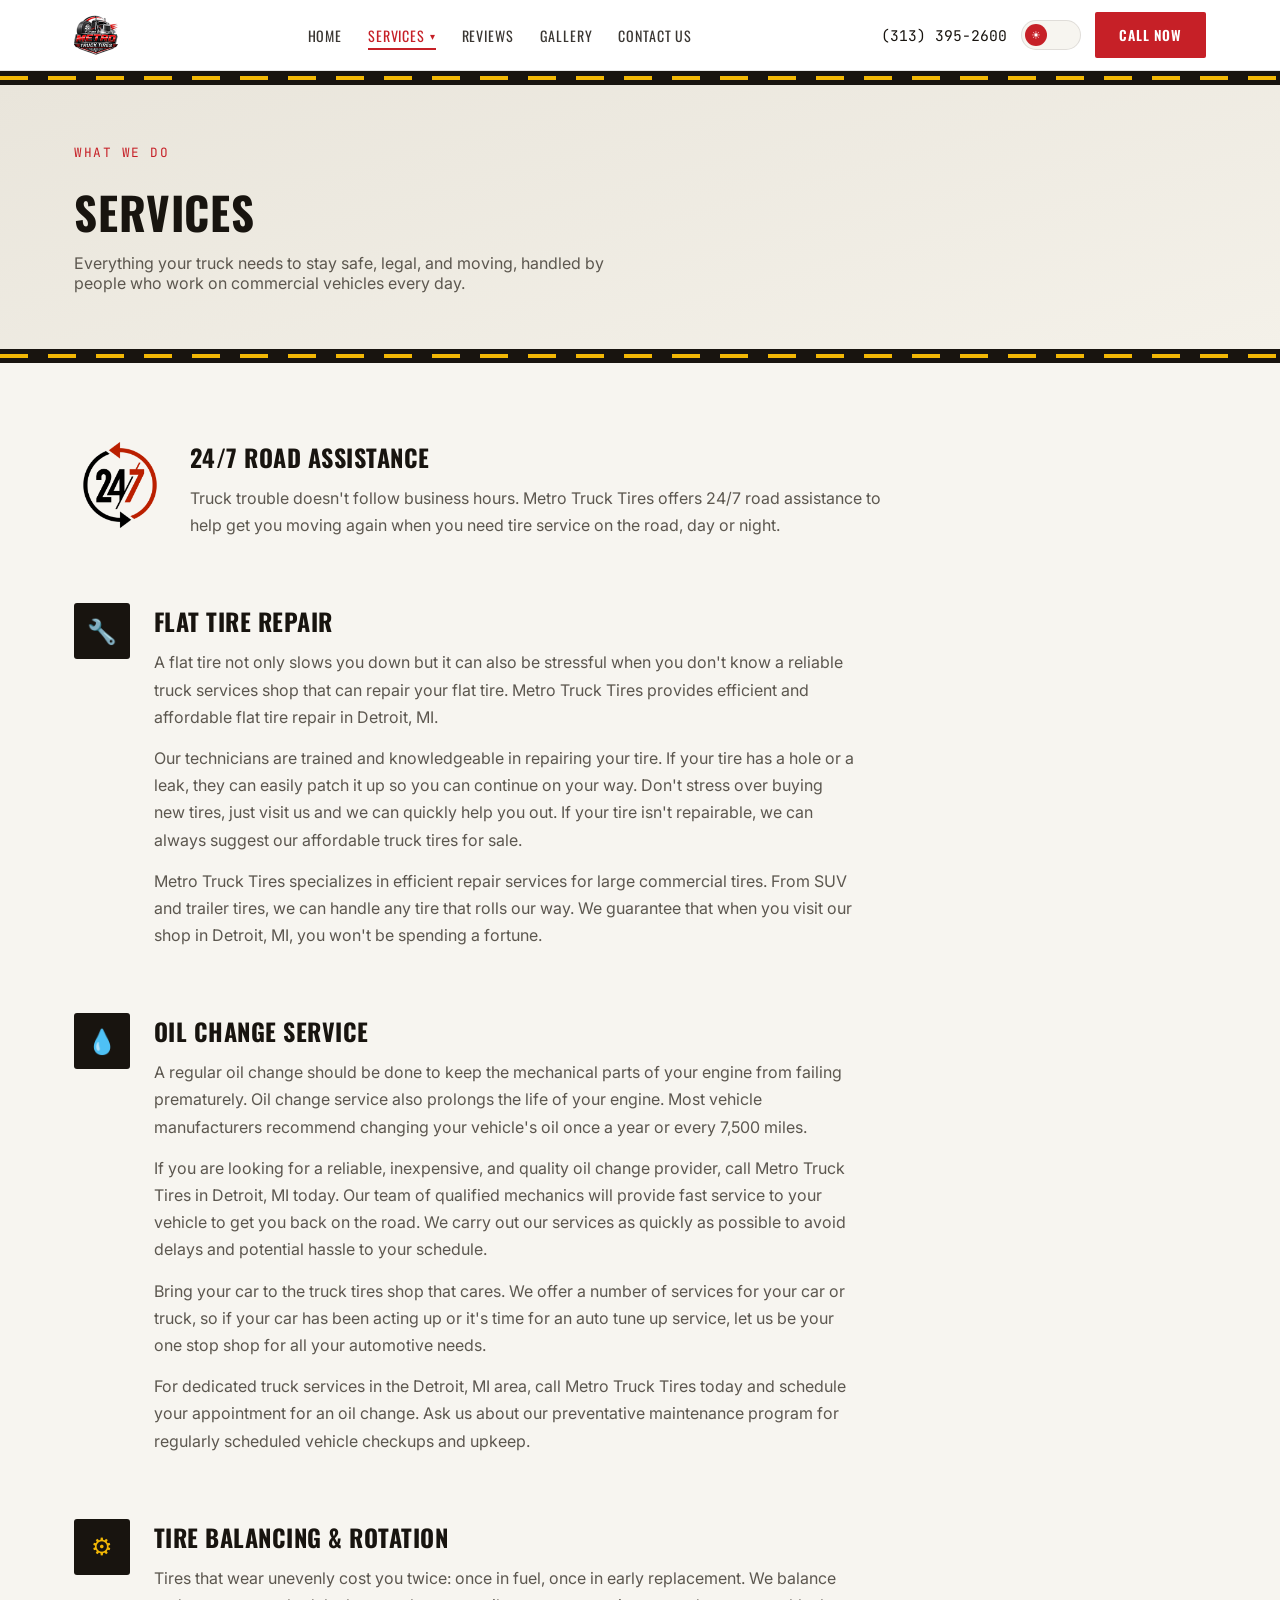
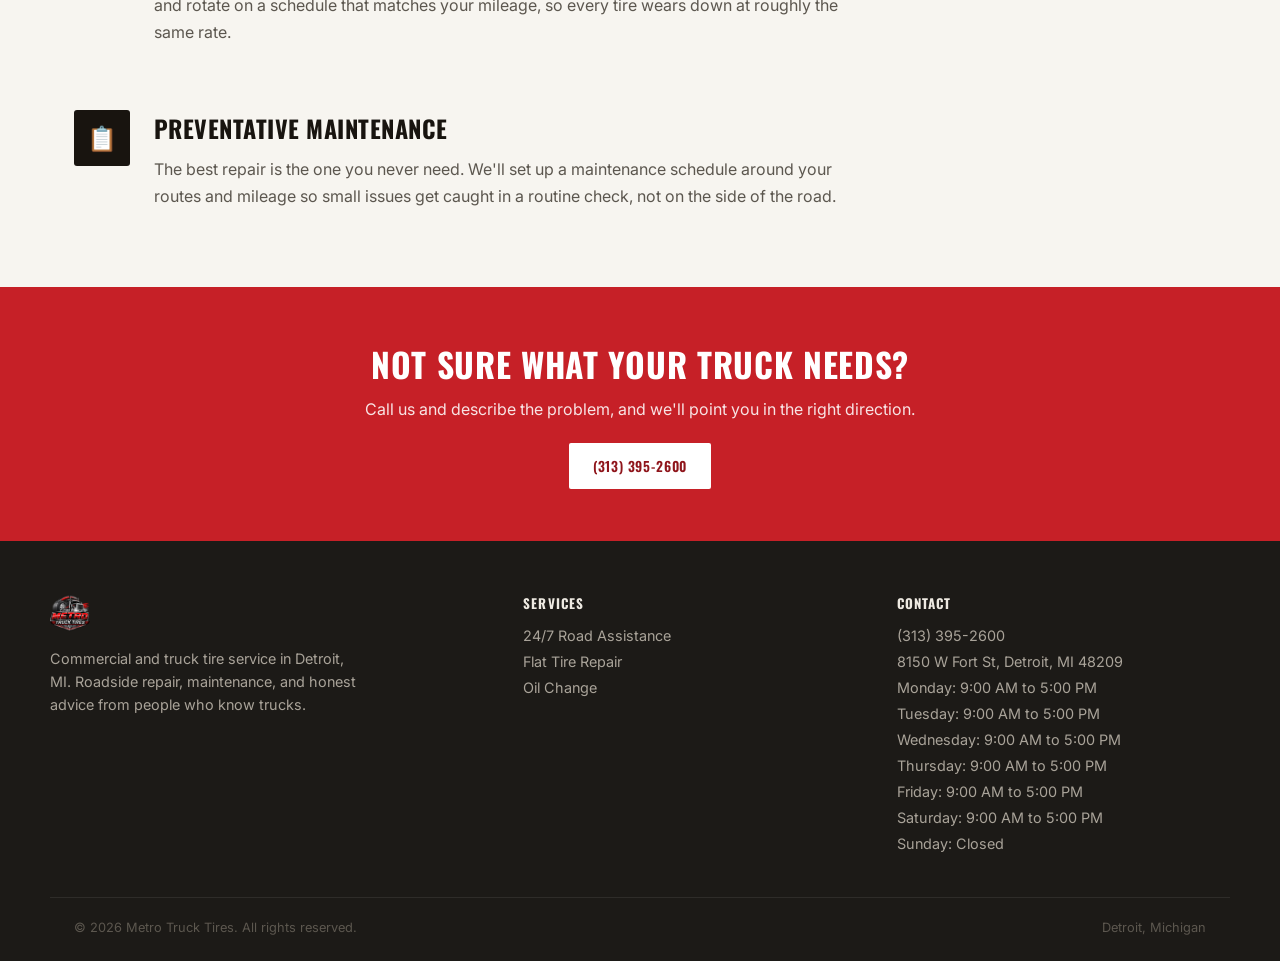
<file: services.html>
<!DOCTYPE html>
<html lang="en">
<head>
<meta charset="UTF-8">
<meta name="viewport" content="width=device-width, initial-scale=1.0">
<meta name="color-scheme" content="light">
<title>Services | Metro Truck Tires</title>
<meta name="description" content="Full list of truck tire and maintenance services offered by Metro Truck Tires in Detroit, MI.">
<link rel="stylesheet" href="styles.css">

</head>
<body>
<header>
  <div class="nav">
    <a class="nav-logo" href="index.html"><img src="logo.png" alt="Metro Truck Tires logo"></a>
    <ul class="nav-links">
      <li><a href="index.html" class="">Home</a></li>
<li class="has-dropdown">
              <a href="services.html" class="active">Services <span class="caret">&#9662;</span></a>
              <ul class="dropdown"><li><a href="services.html#roadside">24/7 Road Assistance</a></li><li><a href="services.html#flat-tire">Flat Tire Repair</a></li><li><a href="services.html#oil-change">Oil Change</a></li><li><a href="services.html#balancing">Tire Balancing & Rotation</a></li><li><a href="services.html#maintenance">Preventative Maintenance</a></li></ul>
            </li>
<li><a href="reviews.html" class="">Reviews</a></li>
<li><a href="gallery.html" class="">Gallery</a></li>
<li><a href="contact.html" class="">Contact Us</a></li>
    </ul>
    <div class="nav-cta">
      <span class="nav-phone mono">(313) 395-2600</span>
      <button class="theme-toggle" aria-pressed="false" aria-label="Toggle dark mode"><span class="knob">&#9728;</span></button>
      <a href="tel:+13133952600" class="btn btn-red">Call Now</a>
    </div>
    <button class="burger" aria-label="Menu">&#9776;</button>
  </div>
</header>

<div class="road"></div>
<section class="page-hero reveal">
  <div class="wrap">
    <span class="eyebrow">What We Do</span>
    <h1 class="split-text">Services</h1>
    <p>Everything your truck needs to stay safe, legal, and moving, handled by people who work on commercial vehicles every day.</p>
  </div>
</section>

<div class="road"></div>

<section class="section">
  <div class="wrap" style="display:grid; gap:64px;">

    <div id="roadside" class="reveal service-row" style="display:grid; grid-template-columns:auto 1fr; gap:24px; align-items:start;">
      <img src="road-assistance-24-7.png" alt="24/7 Road Assistance" style="width:92px; height:92px; object-fit:contain; border-radius:10px;">
      <div>
        <h2 style="font-size:1.5rem; margin-bottom:10px;">24/7 Road Assistance</h2>
        <p style="color:var(--text-muted); line-height:1.7; max-width:70ch;">Truck trouble doesn't follow business hours. Metro Truck Tires offers 24/7 road assistance to help get you moving again when you need tire service on the road, day or night.</p>
      </div>
    </div>

    <div id="flat-tire" class="reveal" style="display:grid; grid-template-columns:auto 1fr; gap:24px; align-items:start;">
      <div class="service-icon" style="width:56px; height:56px; font-size:1.5rem;">&#128295;</div>
      <div>
        <h2 style="font-size:1.5rem; margin-bottom:10px;">Flat Tire Repair</h2>
        <p style="color:var(--text-muted); line-height:1.7; max-width:70ch; margin-bottom:14px;">A flat tire not only slows you down but it can also be stressful when you don't know a reliable truck services shop that can repair your flat tire. Metro Truck Tires provides efficient and affordable flat tire repair in Detroit, MI.</p>
        <p style="color:var(--text-muted); line-height:1.7; max-width:70ch; margin-bottom:14px;">Our technicians are trained and knowledgeable in repairing your tire. If your tire has a hole or a leak, they can easily patch it up so you can continue on your way. Don't stress over buying new tires, just visit us and we can quickly help you out. If your tire isn't repairable, we can always suggest our affordable truck tires for sale.</p>
        <p style="color:var(--text-muted); line-height:1.7; max-width:70ch;">Metro Truck Tires specializes in efficient repair services for large commercial tires. From SUV and trailer tires, we can handle any tire that rolls our way. We guarantee that when you visit our shop in Detroit, MI, you won't be spending a fortune.</p>
      </div>
    </div>

    <div id="oil-change" class="reveal" style="display:grid; grid-template-columns:auto 1fr; gap:24px; align-items:start;">
      <div class="service-icon" style="width:56px; height:56px; font-size:1.5rem;">&#128167;</div>
      <div>
        <h2 style="font-size:1.5rem; margin-bottom:10px;">Oil Change Service</h2>
        <p style="color:var(--text-muted); line-height:1.7; max-width:70ch; margin-bottom:14px;">A regular oil change should be done to keep the mechanical parts of your engine from failing prematurely. Oil change service also prolongs the life of your engine. Most vehicle manufacturers recommend changing your vehicle's oil once a year or every 7,500 miles.</p>
        <p style="color:var(--text-muted); line-height:1.7; max-width:70ch; margin-bottom:14px;">If you are looking for a reliable, inexpensive, and quality oil change provider, call Metro Truck Tires in Detroit, MI today. Our team of qualified mechanics will provide fast service to your vehicle to get you back on the road. We carry out our services as quickly as possible to avoid delays and potential hassle to your schedule.</p>
        <p style="color:var(--text-muted); line-height:1.7; max-width:70ch; margin-bottom:14px;">Bring your car to the truck tires shop that cares. We offer a number of services for your car or truck, so if your car has been acting up or it's time for an auto tune up service, let us be your one stop shop for all your automotive needs.</p>
        <p style="color:var(--text-muted); line-height:1.7; max-width:70ch;">For dedicated truck services in the Detroit, MI area, call Metro Truck Tires today and schedule your appointment for an oil change. Ask us about our preventative maintenance program for regularly scheduled vehicle checkups and upkeep.</p>
      </div>
    </div>

    <div id="balancing" class="reveal" style="display:grid; grid-template-columns:auto 1fr; gap:24px; align-items:start;">
      <div class="service-icon" style="width:56px; height:56px; font-size:1.5rem;">&#9881;</div>
      <div>
        <h2 style="font-size:1.5rem; margin-bottom:10px;">Tire Balancing &amp; Rotation</h2>
        <p style="color:var(--text-muted); line-height:1.7; max-width:70ch;">Tires that wear unevenly cost you twice: once in fuel, once in early replacement. We balance and rotate on a schedule that matches your mileage, so every tire wears down at roughly the same rate.</p>
      </div>
    </div>

    <div id="maintenance" class="reveal" style="display:grid; grid-template-columns:auto 1fr; gap:24px; align-items:start;">
      <div class="service-icon" style="width:56px; height:56px; font-size:1.5rem;">&#128203;</div>
      <div>
        <h2 style="font-size:1.5rem; margin-bottom:10px;">Preventative Maintenance</h2>
        <p style="color:var(--text-muted); line-height:1.7; max-width:70ch;">The best repair is the one you never need. We'll set up a maintenance schedule around your routes and mileage so small issues get caught in a routine check, not on the side of the road.</p>
      </div>
    </div>

  </div>
</section>

<section class="cta-band reveal">
  <h2>Not sure what your truck needs?</h2>
  <p>Call us and describe the problem, and we'll point you in the right direction.</p>
  <a href="tel:+13133952600" class="btn btn-white">(313) 395-2600</a>
</section>

<footer>
  <div class="foot-grid">
    <div>
      <img src="logo.png" alt="Metro Truck Tires logo">
      <p>Commercial and truck tire service in Detroit, MI. Roadside repair, maintenance, and honest advice from people who know trucks.</p>
    </div>
    <div>
      <h4>Services</h4>
      <ul>
        <li><a href="services.html#roadside">24/7 Road Assistance</a></li>
        <li><a href="services.html#flat-tire">Flat Tire Repair</a></li>
        <li><a href="services.html#oil-change">Oil Change</a></li>
        
      </ul>
    </div>
    <div>
      <h4>Contact</h4>
      <ul>
        <li>(313) 395-2600</li>
        <li>8150 W Fort St, Detroit, MI 48209</li>
        <li>Monday: 9:00 AM to 5:00 PM</li>
        <li>Tuesday: 9:00 AM to 5:00 PM</li>
        <li>Wednesday: 9:00 AM to 5:00 PM</li>
        <li>Thursday: 9:00 AM to 5:00 PM</li>
        <li>Friday: 9:00 AM to 5:00 PM</li>
        <li>Saturday: 9:00 AM to 5:00 PM</li>
        <li>Sunday: Closed</li>
      </ul>
    </div>
  </div>
  <div class="foot-bottom wrap">
    <span>&copy; 2026 Metro Truck Tires. All rights reserved.</span>
    <span>Detroit, Michigan</span>
  </div>
</footer>
<script src="main.js"></script>
</body>
</html>
</file>
<file: styles.css>
@import url('https://fonts.googleapis.com/css2?family=Oswald:wght@400;500;600;700&family=Inter:wght@400;500;600;700&family=JetBrains+Mono:wght@500;700&display=swap');

:root{
  color-scheme: light;
  /* brand constants — same in both themes */
  --red:#c62027;
  --red-dark:#8f151b;
  --yellow:#f2b705;

  /* LIGHT THEME (default) */
  --bg-page:#f7f5f0;
  --bg-surface:#ffffff;
  --bg-nav:#ffffff;
  --bg-hero-a:#e9e5db;
  --bg-hero-b:#f4f1e9;
  --bg-panel:#ffffff;
  --bg-band:#1c1a17;      /* why-us band stays dark for contrast in both themes */
  --band-text:#eeeae2;
  --band-muted:#a9a399;
  --text-primary:#18140f;
  --text-muted:#5c574f;
  --steel:#8a8579;
  --line:rgba(20,18,16,0.10);
  --nav-text:#18140f;
  --icon-bg:#18140f;
  --icon-fg:var(--yellow);
  --shadow:0 1px 2px rgba(20,18,16,0.06);
}

[data-theme="dark"]{
  color-scheme: dark;
  --bg-page:#141210;
  --bg-surface:#1b1815;
  --bg-nav:#141210;
  --bg-hero-a:#141210;
  --bg-hero-b:#1b1815;
  --bg-panel:#211d19;
  --bg-band:#0f0d0b;
  --band-text:#eeeae2;
  --band-muted:#7a746a;
  --text-primary:#eeeae2;
  --text-muted:#a9a399;
  --steel:#7a746a;
  --line:rgba(255,255,255,0.08);
  --nav-text:#eeeae2;
  --icon-bg:#0f0d0b;
  --icon-fg:var(--yellow);
  --shadow:none;
}

*{box-sizing:border-box; margin:0; padding:0;}
html{scroll-behavior:smooth; background:var(--bg-page);}
body{
  font-family:'Inter',sans-serif;
  background:var(--bg-page);
  color:var(--text-primary);
  -webkit-font-smoothing:antialiased;
  transition:background .25s ease, color .25s ease;
}
h1,h2,h3,.display{
  font-family:'Oswald',sans-serif;
  text-transform:uppercase;
  letter-spacing:0.02em;
}
.mono{font-family:'JetBrains Mono',monospace;}
a{color:inherit; text-decoration:none;}
img{max-width:100%; display:block;}
.wrap{max-width:1180px; margin:0 auto; padding:0 24px;}
ul{list-style:none;}

/* Road stripe divider — signature element echoing the logo's road */
.road{height:14px; background:var(--icon-bg); position:relative; overflow:hidden; transition:background .25s ease;}
.road::before{
  content:""; position:absolute; top:50%; left:0; right:0; height:4px; transform:translateY(-50%);
  background-image:repeating-linear-gradient(90deg, var(--yellow) 0 28px, transparent 28px 48px);
}

/* NAV */
header{position:sticky; top:0; z-index:60; background:var(--bg-nav); border-bottom:1px solid var(--line); transition:background .25s ease, border-color .25s ease;}
.nav{display:flex; align-items:center; justify-content:space-between; padding:12px 24px; max-width:1180px; margin:0 auto; position:relative;}
.nav-logo img{height:44px; width:auto;}
.nav-links{display:flex; gap:26px; align-items:center;}
.nav-links > li{position:relative;}
.nav-links a{color:var(--nav-text); font-family:'Oswald',sans-serif; font-size:0.88rem; letter-spacing:0.06em; text-transform:uppercase; opacity:0.85; transition:opacity .15s, color .15s; position:relative;}
.nav-links > li > a::after{
  content:""; position:absolute; left:0; right:100%; bottom:-4px; height:2px; background:var(--red);
  transition:right .25s cubic-bezier(.19,1,.22,1);
}
.nav-links > li > a:hover::after, .nav-links > li > a.active::after{right:0;}
.nav-links > li > a{display:flex; align-items:center; gap:5px;}
.nav-links a:hover, .nav-links a.active{opacity:1; color:var(--red);}
.caret{font-size:0.65rem; transition:transform .2s;}
.has-dropdown:hover .caret{transform:rotate(180deg);}
.dropdown{
  position:absolute; top:100%; left:50%; margin-top:10px; min-width:220px;
  background:var(--bg-surface); border:1px solid var(--line); border-radius:3px; box-shadow:0 12px 28px rgba(0,0,0,0.14);
  opacity:0; visibility:hidden; transform:translate(-50%, 6px);
  transition:opacity .18s ease, transform .18s ease, visibility .18s;
  padding:8px 0;
}
.has-dropdown:hover .dropdown, .has-dropdown:focus-within .dropdown{opacity:1; visibility:visible; transform:translate(-50%, 0);}
.dropdown a{display:block; padding:10px 18px; font-family:'Inter',sans-serif; text-transform:none; letter-spacing:0; font-size:0.92rem; opacity:0.9;}
.dropdown a:hover{background:var(--bg-page); opacity:1;}

.nav-cta{display:flex; align-items:center; gap:14px;}
.nav-phone{display:none; color:var(--nav-text); font-size:0.92rem;}
@media(min-width:760px){ .nav-phone{display:block;} }

.btn{display:inline-flex; align-items:center; gap:8px; padding:11px 22px; font-family:'Oswald',sans-serif; font-weight:600; font-size:0.85rem; letter-spacing:0.06em; text-transform:uppercase; border-radius:2px; border:2px solid transparent; cursor:pointer; transition:transform .12s ease, background .15s ease, color .15s ease, border-color .15s ease;}
.btn:hover{transform:translateY(-1px);}
.btn-red{background:var(--red); color:#fff;}
.btn-red:hover{background:var(--red-dark);}
.btn-outline{background:transparent; border-color:var(--text-primary); color:var(--text-primary);}
.btn-outline:hover{border-color:var(--red); color:var(--red);}
.btn-white{background:#fff; color:var(--red-dark);}
.btn-white:hover{background:var(--icon-bg); color:#fff;}

/* theme toggle */
.theme-toggle{
  display:flex; align-items:center; gap:0; background:var(--bg-page); border:1px solid var(--line);
  border-radius:20px; padding:3px; cursor:pointer; position:relative; width:60px; height:30px;
}
.theme-toggle .knob{
  width:22px; height:22px; border-radius:50%; background:var(--red); display:flex; align-items:center; justify-content:center;
  color:#fff; font-size:0.7rem; transition:transform .25s ease; transform:translateX(0);
}
[data-theme="dark"] .theme-toggle .knob{transform:translateX(28px);}

.burger{display:none; background:none; border:none; color:var(--nav-text); font-size:1.6rem; cursor:pointer;}
@media(max-width:900px){
  .nav-links{
    display:none; position:absolute; top:100%; left:0; right:0; flex-direction:column; align-items:stretch;
    background:var(--bg-nav); border-top:1px solid var(--line); padding:8px 24px 20px; gap:4px;
  }
  .nav-links.open{display:flex;}
  .nav-links > li > a{padding:12px 0; justify-content:space-between; width:100%;}
  .dropdown{position:static; opacity:1; visibility:visible; transform:none; box-shadow:none; border:none; margin:0 0 4px 12px; display:none; padding:0; min-width:0;}
  .has-dropdown.open .dropdown{display:block;}
  .burger{display:block;}
}

/* HERO */
.hero{position:relative; background:linear-gradient(165deg, var(--bg-hero-a), var(--bg-hero-b)); color:var(--text-primary); padding:80px 24px 64px; overflow:hidden; transition:background .25s ease;}
.hero-grid{max-width:1180px; margin:0 auto; display:grid; grid-template-columns:1.15fr 0.85fr; gap:48px; align-items:center;}
@media(max-width:900px){ .hero-grid{grid-template-columns:1fr;} }
.eyebrow{display:inline-flex; align-items:center; gap:10px; color:var(--red); font-family:'JetBrains Mono',monospace; font-size:0.8rem; letter-spacing:0.12em; text-transform:uppercase; margin-bottom:18px;}
.hero h1{font-size:clamp(2.3rem, 5vw, 4rem); line-height:1.03; font-weight:700; margin-bottom:18px;}
.hero h1 span{color:var(--red);}
.hero p.lead{font-size:1.06rem; color:var(--text-muted); max-width:46ch; margin-bottom:30px; line-height:1.6;}
.hero-actions{display:flex; flex-wrap:wrap; gap:14px; margin-bottom:36px;}
.hero-stats{display:flex; gap:0; border-top:1px solid var(--line); padding-top:22px; flex-wrap:wrap;}
.hstat{padding-right:30px; margin-right:30px; border-right:1px solid var(--line);}
.hstat:last-child{border-right:none;}
.hstat .num{font-family:'JetBrains Mono',monospace; font-size:1.5rem; font-weight:700; color:var(--red);}
.hstat .lbl{font-size:0.76rem; color:var(--text-muted); text-transform:uppercase; letter-spacing:0.06em; margin-top:4px;}

.hero-panel{background:var(--bg-panel); border:1px solid var(--line); border-radius:6px; padding:34px 28px; position:relative; box-shadow:var(--shadow);}
.hero-panel::before{content:""; position:absolute; top:0; left:0; right:0; height:4px; background:var(--red); border-radius:6px 6px 0 0;}
.hero-panel img{width:100%; max-width:260px; margin:0 auto 20px;}
.hero-panel .call-label{font-family:'JetBrains Mono',monospace; font-size:0.76rem; color:var(--text-muted); text-transform:uppercase; letter-spacing:0.08em; text-align:center; margin-bottom:6px;}
.hero-panel .phone{display:block; text-align:center; font-family:'Oswald',sans-serif; font-weight:700; font-size:1.9rem; color:var(--text-primary); margin-bottom:16px;}
.hero-panel .hours{border-top:1px solid var(--line); padding-top:14px; margin-top:4px; font-size:0.86rem; color:var(--text-muted);}
.hours-row{display:flex; justify-content:space-between; padding:4px 0;}
.hours-row span:last-child{color:var(--text-primary); font-family:'JetBrains Mono',monospace;}

/* generic page hero (sub-pages) */
.page-hero{padding:56px 24px; background:linear-gradient(165deg, var(--bg-hero-a), var(--bg-hero-b));}
.page-hero h1{font-size:clamp(2rem,4vw,2.8rem); margin-bottom:8px;}
.page-hero p{color:var(--text-muted); max-width:56ch;}

/* SECTIONS */
.section{padding:76px 24px; background:var(--bg-page);}
.section-head{max-width:640px; margin-bottom:44px;}
.section-head .eyebrow{color:var(--red);}
.section-head h2{font-size:clamp(1.7rem,3.4vw,2.4rem); margin-bottom:12px;}
.section-head p{color:var(--text-muted); font-size:1rem; line-height:1.6;}

.services-grid{display:grid; grid-template-columns:repeat(auto-fit, minmax(260px,1fr)); gap:1px; background:var(--line); border:1px solid var(--line);}
.service-card{background:var(--bg-surface); padding:30px 26px; transition:background .2s, transform .25s ease;}
.service-card:hover{background:var(--bg-page); transform:translateY(-3px);}
.service-icon{width:46px; height:46px; border-radius:3px; background:var(--icon-bg); display:flex; align-items:center; justify-content:center; margin-bottom:18px; color:var(--icon-fg); font-size:1.25rem; transition:background .25s, transform .25s ease;}
.service-card:hover .service-icon{transform:scale(1.08) rotate(-3deg);}
.service-card h3{font-size:1.1rem; margin-bottom:9px;}
.service-card p{color:var(--text-muted); font-size:0.93rem; line-height:1.55;}

/* WHY / dark band (always dark for grounding contrast) */
.why{background:var(--bg-band); color:var(--band-text);}
.why .section-head p{color:var(--band-muted);}
.why-grid{display:grid; grid-template-columns:repeat(auto-fit,minmax(240px,1fr)); gap:34px; margin-top:16px;}
.why-item{border-left:2px solid var(--red); padding-left:20px; transition:transform .25s ease;}
.why-item:hover{transform:translateX(4px);}
.why-item .tag{font-family:'JetBrains Mono',monospace; font-size:0.76rem; color:var(--yellow); letter-spacing:0.08em; text-transform:uppercase; margin-bottom:8px; display:block;}
.why-item h3{font-size:1.15rem; margin-bottom:8px;}
.why-item p{color:var(--band-muted); font-size:0.9rem; line-height:1.55;}

/* CTA BAND */
/* Financing banner — big, hard to miss, caution-stripe styling */
.finance-banner{
  background:repeating-linear-gradient(135deg, var(--yellow) 0 26px, #171512 26px 52px);
  padding:5px;
}
.finance-banner-inner{
  background:var(--icon-bg); color:#fff; padding:40px 24px; text-align:center;
}
.finance-banner-grid{
  max-width:1000px; margin:0 auto; display:flex; flex-wrap:wrap; justify-content:center; align-items:center; gap:36px;
}
.finance-item{display:flex; align-items:center; gap:16px;}
.finance-item .fi-icon{font-size:3rem; color:var(--yellow); line-height:1;}
.finance-item .fi-text{text-align:left;}
.finance-item .fi-big{font-family:'Oswald',sans-serif; font-weight:700; font-size:clamp(1.6rem, 4.2vw, 2.4rem); text-transform:uppercase; letter-spacing:0.02em; line-height:1.05;}
.finance-item .fi-small{font-family:'JetBrains Mono',monospace; font-size:0.85rem; color:#c9c3b9; text-transform:uppercase; letter-spacing:0.06em; margin-top:4px;}
.finance-divider{width:2px; height:56px; background:rgba(255,255,255,0.25);}
.finance-divider{width:1px; height:36px; background:rgba(255,255,255,0.2);}
@media(max-width:640px){ .finance-divider{display:none;} }

.cta-band{background:var(--red); color:#fff; padding:52px 24px; text-align:center;}
.cta-band h2{font-size:clamp(1.5rem,3.4vw,2.1rem); margin-bottom:10px;}
.cta-band p{margin-bottom:24px; color:rgba(255,255,255,0.88); font-size:1rem;}
.cta-band .btn-outline{border-color:#fff; color:#fff;}
.cta-band .btn-outline:hover{background:#fff; color:var(--red-dark); border-color:#fff;}

/* FOOTER */
footer{background:var(--bg-band); color:var(--band-muted); padding:52px 24px 26px; transition:background .25s;}
.foot-grid{display:grid; grid-template-columns:1.3fr 1fr 1fr; gap:40px; max-width:1180px; margin:0 auto 36px;}
@media(max-width:720px){ .foot-grid{grid-template-columns:1fr;} }
.foot-grid img{height:40px; margin-bottom:14px;}
.foot-grid p{font-size:0.9rem; line-height:1.6; max-width:34ch;}
.foot-grid h4{font-family:'Oswald',sans-serif; color:var(--band-text); font-size:0.83rem; text-transform:uppercase; letter-spacing:0.08em; margin-bottom:14px;}
.foot-grid li{margin-bottom:9px; font-size:0.9rem;}
.foot-grid li a:hover{color:var(--yellow);}
.foot-bottom{max-width:1180px; margin:0 auto; padding-top:22px; border-top:1px solid rgba(255,255,255,0.08); display:flex; justify-content:space-between; flex-wrap:wrap; gap:12px; font-size:0.8rem; color:#5c574f;}

/* Reviews */
.review-grid{display:grid; grid-template-columns:repeat(auto-fit,minmax(280px,1fr)); gap:20px;}
.review-card{background:var(--bg-surface); border:1px solid var(--line); border-radius:6px; padding:26px; box-shadow:var(--shadow);}
.stars{color:var(--yellow); letter-spacing:2px; margin-bottom:12px; font-size:0.95rem;}
.review-card p{color:var(--text-primary); font-size:0.95rem; line-height:1.6; margin-bottom:16px;}
.review-name{font-family:'Oswald',sans-serif; font-size:0.85rem; text-transform:uppercase; letter-spacing:0.05em; color:var(--text-muted);}

/* Gallery */
.gallery-grid{display:grid; grid-template-columns:repeat(auto-fit,minmax(220px,1fr)); gap:14px;}
.gallery-item{aspect-ratio:4/3; border-radius:4px; background:linear-gradient(135deg, var(--bg-hero-a), var(--bg-hero-b)); border:1px solid var(--line); display:flex; align-items:center; justify-content:center; color:var(--text-muted); font-family:'JetBrains Mono',monospace; font-size:0.8rem; text-align:center; padding:10px;}

/* Contact form */
.contact-grid{display:grid; grid-template-columns:1fr 1fr; gap:48px; align-items:start;}
@media(max-width:860px){ .contact-grid{grid-template-columns:1fr;} }
.field{margin-bottom:18px;}
.field label{display:block; font-family:'JetBrains Mono',monospace; font-size:0.78rem; text-transform:uppercase; letter-spacing:0.06em; color:var(--text-muted); margin-bottom:7px;}
.field input, .field textarea{
  width:100%; padding:12px 14px; background:var(--bg-surface); border:1px solid var(--line); border-radius:3px;
  color:var(--text-primary); font-family:'Inter',sans-serif; font-size:0.95rem;
}
.field textarea{resize:vertical; min-height:120px;}
.field input:focus, .field textarea:focus{outline:2px solid var(--red); outline-offset:1px;}
.info-block{background:var(--bg-surface); border:1px solid var(--line); border-radius:6px; padding:28px; box-shadow:var(--shadow);}
.info-row{display:flex; justify-content:space-between; padding:10px 0; border-bottom:1px solid var(--line); font-size:0.92rem;}
.info-row:last-child{border-bottom:none;}
.info-row span:first-child{color:var(--text-muted); text-transform:uppercase; font-family:'JetBrains Mono',monospace; font-size:0.76rem; letter-spacing:0.05em;}

.video-frame{position:relative; border-radius:8px; overflow:hidden; border:1px solid var(--line); box-shadow:var(--shadow); background:#000;}
.video-frame video{width:100%; display:block; max-height:520px; object-fit:contain; background:#000;}
.video-wrap{max-width:820px; margin:0 auto;}
.mute-toggle{
  position:absolute; bottom:14px; right:14px; z-index:2;
  display:flex; align-items:center; gap:6px;
  background:rgba(20,18,16,0.72); color:#fff; border:1px solid rgba(255,255,255,0.25);
  border-radius:20px; padding:8px 14px; font-family:'JetBrains Mono',monospace; font-size:0.76rem;
  letter-spacing:0.04em; text-transform:uppercase; cursor:pointer; backdrop-filter:blur(2px);
  transition:background .15s ease;
}
.mute-toggle:hover{background:rgba(20,18,16,0.9);}

/* Reviews summary */
.rating-summary{display:flex; align-items:center; gap:18px; flex-wrap:wrap; margin-top:8px;}
.rating-summary .big-num{font-family:'Oswald',sans-serif; font-weight:700; font-size:2.4rem; color:var(--red);}
.rating-summary .stars-lg{color:var(--yellow); font-size:1.2rem; letter-spacing:2px;}
.rating-summary .rating-sub{color:var(--text-muted); font-size:0.85rem; font-family:'JetBrains Mono',monospace; text-transform:uppercase; letter-spacing:0.05em;}
.review-source{display:inline-block; font-family:'JetBrains Mono',monospace; font-size:0.72rem; text-transform:uppercase; letter-spacing:0.06em; color:var(--text-muted); margin-top:2px;}
:focus-visible{outline:2px solid var(--red); outline-offset:2px;}

/* SCROLL REVEAL ANIMATIONS */
.reveal{opacity:0; transform:translateY(18px); transition:opacity .6s ease, transform .6s ease; animation:revealFallback 0.01s 2.2s forwards;}
.reveal.is-visible{opacity:1; transform:translateY(0);}
.reveal-stagger > *{opacity:0; transform:translateY(18px); transition:opacity .55s ease, transform .55s ease; animation:revealFallback 0.01s 2.2s forwards;}
.reveal-stagger.is-visible > *{opacity:1; transform:translateY(0);}
.reveal-stagger.is-visible > *:nth-child(1){transition-delay:.03s;}
.reveal-stagger.is-visible > *:nth-child(2){transition-delay:.09s;}
.reveal-stagger.is-visible > *:nth-child(3){transition-delay:.15s;}
.reveal-stagger.is-visible > *:nth-child(4){transition-delay:.21s;}
.reveal-stagger.is-visible > *:nth-child(5){transition-delay:.27s;}
.reveal-stagger.is-visible > *:nth-child(6){transition-delay:.33s;}
/* Safety net: if JS never marks an element visible (blocked/failed/missed), force it visible after 2.2s instead of hiding content forever. */
@keyframes revealFallback{ to{ opacity:1; } }

/* hero load-in */
.hero-in > *{opacity:0; transform:translateY(14px); animation:heroIn .7s ease forwards;}
.hero-in > *:nth-child(1){animation-delay:.05s;}
.hero-in > *:nth-child(2){animation-delay:.15s;}
.hero-in > *:nth-child(3){animation-delay:.25s;}
.hero-in > *:nth-child(4){animation-delay:.35s;}
.hero-in > *:nth-child(5){animation-delay:.45s;}
@keyframes heroIn{to{opacity:1; transform:translateY(0);}}

.hero-panel-in{opacity:0; transform:translateY(14px) scale(0.98); animation:heroPanelIn .7s ease forwards; animation-delay:.5s;}
@keyframes heroPanelIn{to{opacity:1; transform:translateY(0) scale(1);}}

/* page-hero load-in (sub pages) */
.page-hero.reveal > .wrap > *{opacity:0; transform:translateY(14px); animation:heroIn .7s ease forwards;}
.page-hero.reveal > .wrap > *:nth-child(1){animation-delay:.05s;}
.page-hero.reveal > .wrap > *:nth-child(2){animation-delay:.15s;}
.page-hero.reveal > .wrap > *:nth-child(3){animation-delay:.25s;}

/* Split-word reveal animation */
.split-text .word{display:inline-block; overflow:hidden; vertical-align:top;}
.split-text .word-inner{display:inline-block; transform:translateY(115%); opacity:0; animation:wordUp .65s cubic-bezier(.19,1,.22,1) forwards; animation-delay:calc(var(--i) * 0.045s);}
@keyframes wordUp{ to{ transform:translateY(0); opacity:1; } }

@media (prefers-reduced-motion: reduce){
  html{scroll-behavior:auto;}
  .reveal, .reveal-stagger > *, .hero-in > *, .split-text .word-inner{opacity:1 !important; transform:none !important; animation:none !important; transition:none !important;}
  *{transition-duration:0.01ms !important;}
}

/* Keep anchored service headings visible below the sticky navigation. */
#roadside, #flat-tire, #oil-change, #balancing, #alignment, #maintenance {
  scroll-margin-top: 78px;
}


/* HARD MOBILE SERVICES DROPDOWN FIX */
@media (max-width: 900px){
  html, body { overflow-x: hidden; }

  .nav,
  .nav-links,
  .nav-links > li,
  .has-dropdown {
    max-width: 100%;
    box-sizing: border-box;
  }

  .has-dropdown {
    position: static !important;
    overflow: visible !important;
  }

  .has-dropdown .dropdown,
  .has-dropdown:hover .dropdown,
  .has-dropdown:focus-within .dropdown,
  .has-dropdown.open .dropdown {
    position: static !important;
    top: auto !important;
    right: auto !important;
    bottom: auto !important;
    left: auto !important;
    transform: none !important;
    translate: none !important;
    margin: 0 !important;
    padding: 2px 0 6px 16px !important;
    width: 100% !important;
    min-width: 0 !important;
    max-width: 100% !important;
    box-sizing: border-box !important;
    overflow: visible !important;
    float: none !important;
  }

  .has-dropdown.open .dropdown {
    display: block !important;
    opacity: 1 !important;
    visibility: visible !important;
  }

  .dropdown li {
    display: block !important;
    position: static !important;
    width: 100% !important;
    max-width: 100% !important;
    margin: 0 !important;
    padding: 0 !important;
    transform: none !important;
    box-sizing: border-box !important;
  }

  .dropdown li a {
    display: block !important;
    position: static !important;
    width: 100% !important;
    max-width: 100% !important;
    margin: 0 !important;
    padding: 10px 0 !important;
    transform: none !important;
    white-space: normal !important;
    overflow-wrap: anywhere !important;
    text-align: left !important;
    box-sizing: border-box !important;
  }
}
</file>
